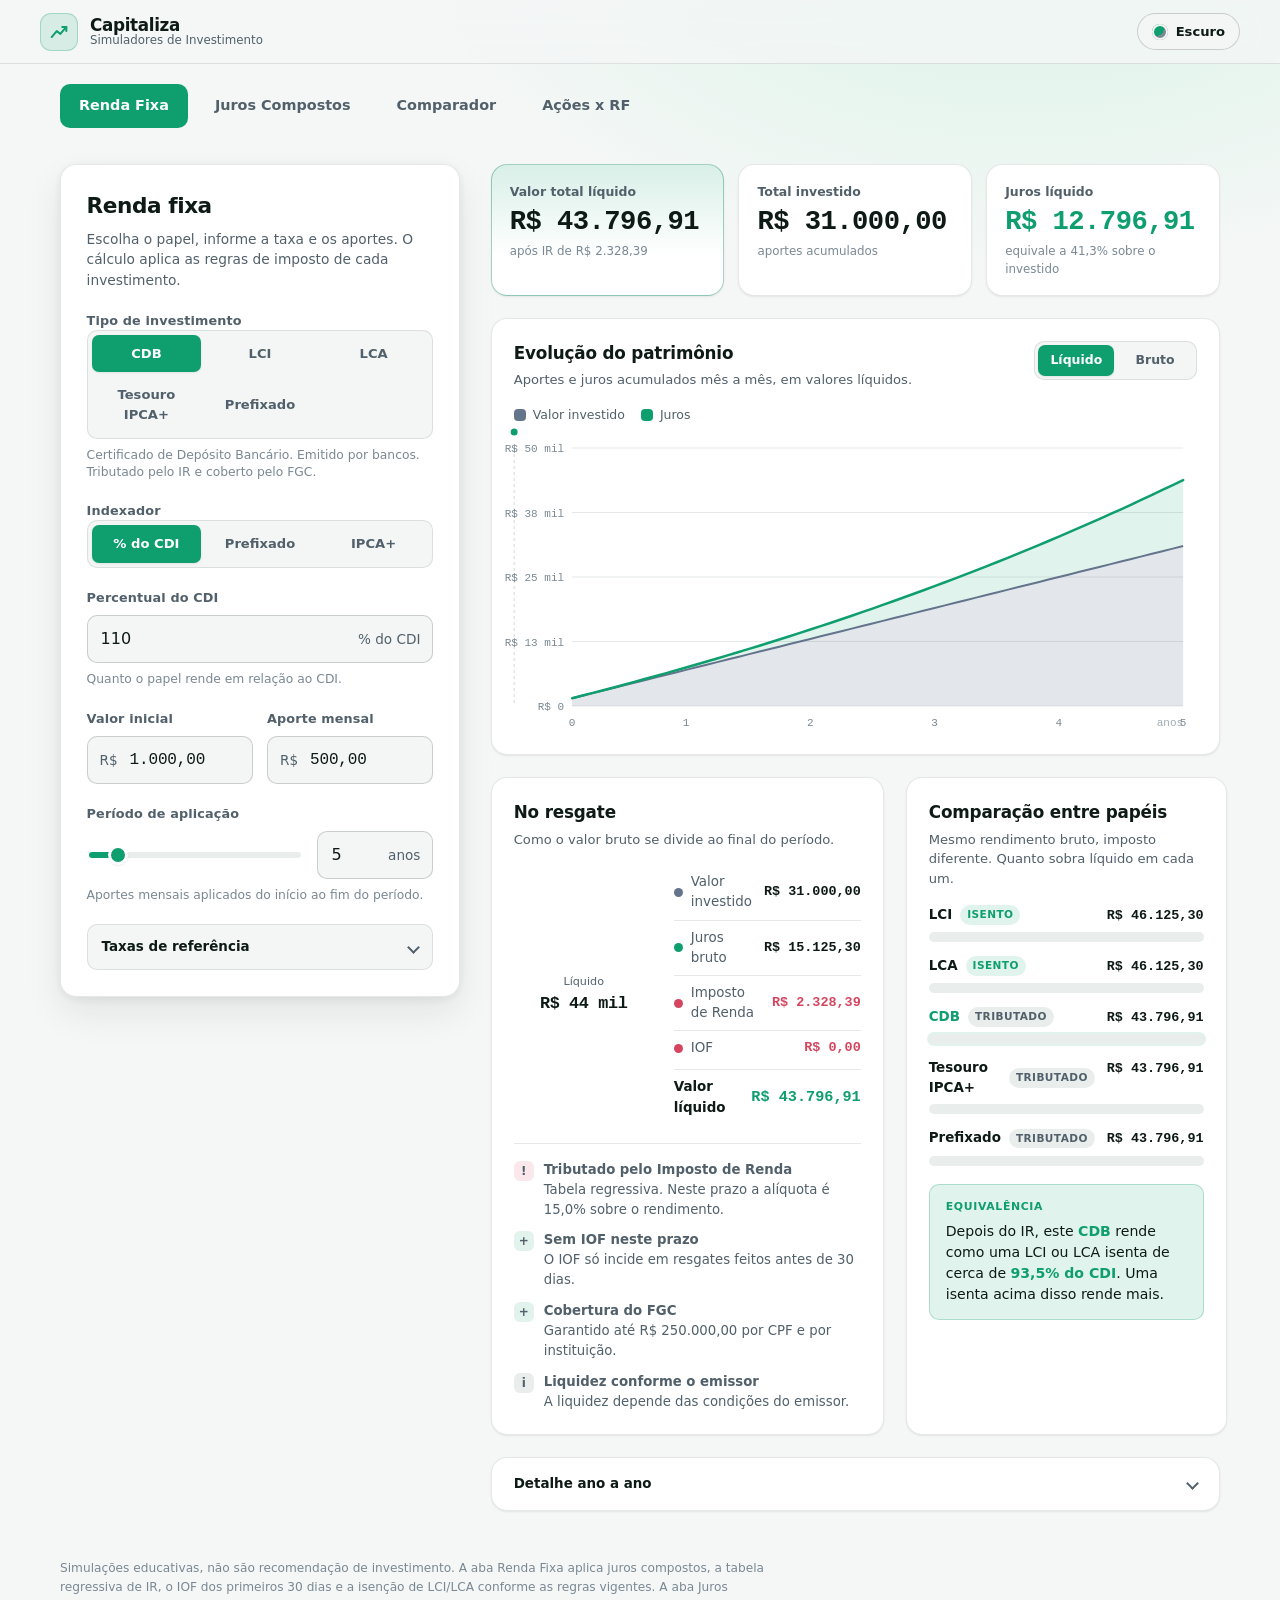
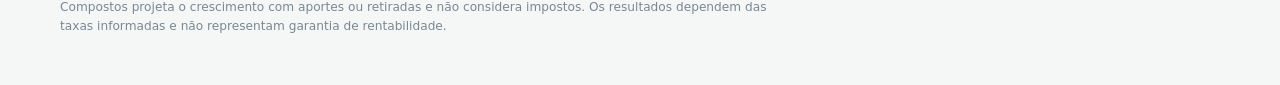
<file: index.html>
<!DOCTYPE html>
<html lang="pt-BR" data-theme="dark">
<head>
  <meta charset="UTF-8">
  <meta name="viewport" content="width=device-width, initial-scale=1.0">
  <meta name="color-scheme" content="dark light">
  <meta name="theme-color" content="#0a0c10">
  <meta name="description" content="Simuladores de investimento: renda fixa brasileira (CDB, LCI, LCA, Tesouro IPCA+, prefixado) com IR, IOF e FGC, e calculadora de juros compostos e simples com aportes ou retiradas mensais e gráficos.">
  <title>Capitaliza · Simuladores de Investimento</title>
  <link rel="stylesheet" href="style.css">
</head>
<body>
  <!-- Região exclusiva para leitores de tela: anuncia o resumo a cada recálculo -->
  <p class="sr-only" id="live-summary" aria-live="polite"></p>

  <header class="app-header">
    <a class="brand" href="#main">
      <span class="brand__mark" aria-hidden="true">
        <svg viewBox="0 0 24 24" width="22" height="22" fill="none" stroke="currentColor" stroke-width="2.2" stroke-linecap="round" stroke-linejoin="round">
          <path d="M4 17.5 L9.5 11 L13.5 14 L20 6.5"></path>
          <path d="M15.5 6.5 L20 6.5 L20 11"></path>
        </svg>
      </span>
      <span class="brand__text">
        <span class="brand__name">Capitaliza</span>
        <span class="brand__sub">Simuladores de Investimento</span>
      </span>
    </a>

    <button type="button" class="theme-toggle" id="theme-toggle" aria-label="Alternar entre tema claro e escuro">
      <span class="theme-toggle__icon" aria-hidden="true"></span>
      <span class="theme-toggle__label" id="theme-toggle-label">Claro</span>
    </button>
  </header>

  <nav class="tabs" role="tablist" aria-label="Calculadoras">
    <button type="button" class="tab is-active" id="tab-rendafixa" role="tab" aria-selected="true" aria-controls="view-rendafixa">Renda Fixa</button>
    <button type="button" class="tab" id="tab-juros" role="tab" aria-selected="false" aria-controls="view-juros" tabindex="-1">Juros Compostos</button>
    <button type="button" class="tab" id="tab-comparador" role="tab" aria-selected="false" aria-controls="view-comparador" tabindex="-1">Comparador</button>
    <button type="button" class="tab" id="tab-acoes" role="tab" aria-selected="false" aria-controls="view-acoes" tabindex="-1">Ações x RF</button>
  </nav>

  <main id="main">

    <!-- ===================================================================
         ABA 1: RENDA FIXA
         =================================================================== -->
    <div class="view layout is-active" id="view-rendafixa" role="tabpanel" aria-labelledby="tab-rendafixa">

      <form class="panel" id="simulator-form" novalidate>
        <header class="panel__head">
          <h1 class="panel__title">Renda fixa</h1>
          <p class="panel__hint">Escolha o papel, informe a taxa e os aportes. O cálculo aplica as regras de imposto de cada investimento.</p>
        </header>

        <fieldset class="field">
          <legend class="field__legend">Tipo de investimento</legend>
          <div class="segmented segmented--wrap" role="radiogroup" aria-label="Tipo de investimento" id="instrument-group">
            <label class="segment"><input type="radio" name="instrument" value="cdb" checked><span class="segment__face">CDB</span></label>
            <label class="segment"><input type="radio" name="instrument" value="lci"><span class="segment__face">LCI</span></label>
            <label class="segment"><input type="radio" name="instrument" value="lca"><span class="segment__face">LCA</span></label>
            <label class="segment"><input type="radio" name="instrument" value="tesouro_ipca"><span class="segment__face">Tesouro IPCA+</span></label>
            <label class="segment"><input type="radio" name="instrument" value="pre"><span class="segment__face">Prefixado</span></label>
          </div>
          <p class="field__help" id="instrument-help"></p>
        </fieldset>

        <fieldset class="field">
          <legend class="field__legend">Indexador</legend>
          <div class="segmented" role="radiogroup" aria-label="Indexador" id="indexer-group"></div>
        </fieldset>

        <div class="field">
          <label class="field__label" for="rate-input" id="rate-label">Percentual do CDI</label>
          <div class="affix-input">
            <input class="control" id="rate-input" type="text" inputmode="decimal" autocomplete="off" value="110" aria-describedby="rate-help">
            <span class="affix affix--suffix" id="rate-suffix">% do CDI</span>
          </div>
          <p class="field__help" id="rate-help">Quanto o papel rende em relação ao CDI.</p>
        </div>

        <div class="field-row">
          <div class="field">
            <label class="field__label" for="initial-input">Valor inicial</label>
            <div class="affix-input">
              <span class="affix affix--prefix">R$</span>
              <input class="control control--money" id="initial-input" type="text" inputmode="numeric" autocomplete="off" value="1.000,00">
            </div>
          </div>
          <div class="field">
            <label class="field__label" for="monthly-input">Aporte mensal</label>
            <div class="affix-input">
              <span class="affix affix--prefix">R$</span>
              <input class="control control--money" id="monthly-input" type="text" inputmode="numeric" autocomplete="off" value="500,00">
            </div>
          </div>
        </div>

        <div class="field">
          <label class="field__label" for="years-input">Período de aplicação</label>
          <div class="years">
            <input class="years__range" id="years-range" type="range" min="1" max="40" step="1" value="5" aria-label="Período em anos (controle deslizante)">
            <div class="affix-input affix-input--compact">
              <input class="control" id="years-input" type="number" min="1" max="40" step="1" value="5" aria-label="Período em anos">
              <span class="affix affix--suffix">anos</span>
            </div>
          </div>
          <p class="field__help" id="term-help"></p>
        </div>

        <details class="assumptions">
          <summary class="assumptions__summary">
            <span>Taxas de referência</span>
            <span class="assumptions__caret" aria-hidden="true"></span>
          </summary>
          <div class="assumptions__body">
            <div class="field-row">
              <div class="field">
                <label class="field__label" for="cdi-input">CDI ao ano</label>
                <div class="affix-input">
                  <input class="control" id="cdi-input" type="text" inputmode="decimal" autocomplete="off" value="14,40">
                  <span class="affix affix--suffix">%</span>
                </div>
              </div>
              <div class="field">
                <label class="field__label" for="ipca-input">IPCA ao ano</label>
                <div class="affix-input">
                  <input class="control" id="ipca-input" type="text" inputmode="decimal" autocomplete="off" value="4,50">
                  <span class="affix affix--suffix">%</span>
                </div>
              </div>
            </div>
            <p class="field__help">
              Selic em 14,50% a.a. (Copom, jun/2026). O CDI fica logo abaixo da Selic.
              Valores editáveis: confirme as taxas vigentes antes de decidir.
            </p>
          </div>
        </details>
      </form>

      <section class="results" aria-label="Resultado da simulação">
        <div class="metrics" id="metrics">
          <article class="metric metric--primary">
            <span class="metric__label">Valor total líquido</span>
            <strong class="metric__value" id="m-net-total">R$ 0,00</strong>
            <span class="metric__foot" id="m-net-rate">no resgate, após impostos</span>
          </article>
          <article class="metric">
            <span class="metric__label">Total investido</span>
            <strong class="metric__value" id="m-invested">R$ 0,00</strong>
            <span class="metric__foot" id="m-invested-foot">aportes acumulados</span>
          </article>
          <article class="metric">
            <span class="metric__label">Juros líquido</span>
            <strong class="metric__value metric__value--accent" id="m-net-yield">R$ 0,00</strong>
            <span class="metric__foot" id="m-net-yield-foot">rendimento após impostos</span>
          </article>
        </div>

        <article class="card chart-card">
          <header class="card__head">
            <div>
              <h2 class="card__title">Evolução do patrimônio</h2>
              <p class="card__sub" id="area-caption">Aportes e juros acumulados mês a mês.</p>
            </div>
            <div class="segmented segmented--sm" role="radiogroup" aria-label="Modo de visualização" id="mode-group">
              <label class="segment"><input type="radio" name="mode" value="net" checked><span class="segment__face">Líquido</span></label>
              <label class="segment"><input type="radio" name="mode" value="gross"><span class="segment__face">Bruto</span></label>
            </div>
          </header>

          <div class="legend">
            <span class="legend__item"><span class="legend__swatch legend__swatch--principal"></span>Valor investido</span>
            <span class="legend__item"><span class="legend__swatch legend__swatch--yield"></span>Juros</span>
          </div>

          <div class="chart" id="area-chart">
            <svg class="chart__svg" id="area-svg" role="img" aria-labelledby="area-svg-title"></svg>
            <span class="sr-only" id="area-svg-title"></span>
            <div class="tooltip" id="area-tooltip" role="status" hidden></div>
          </div>
        </article>

        <div class="results-grid">
          <article class="card">
            <header class="card__head card__head--stack">
              <h2 class="card__title">No resgate</h2>
              <p class="card__sub">Como o valor bruto se divide ao final do período.</p>
            </header>

            <div class="composition">
              <div class="donut">
                <svg class="donut__svg" viewBox="0 0 120 120" role="img" aria-labelledby="donut-title">
                  <span class="sr-only" id="donut-title"></span>
                  <circle class="donut__track" cx="60" cy="60" r="48"></circle>
                  <circle class="donut__seg donut__seg--principal" id="seg-principal" cx="60" cy="60" r="48"></circle>
                  <circle class="donut__seg donut__seg--yield" id="seg-yield" cx="60" cy="60" r="48"></circle>
                  <circle class="donut__seg donut__seg--tax" id="seg-tax" cx="60" cy="60" r="48"></circle>
                </svg>
                <div class="donut__center">
                  <span class="donut__center-label">Líquido</span>
                  <strong class="donut__center-value" id="donut-center">R$ 0</strong>
                </div>
              </div>

              <dl class="ledger">
                <div class="ledger__row"><dt><span class="dot dot--principal"></span>Valor investido</dt><dd id="led-invested">R$ 0,00</dd></div>
                <div class="ledger__row"><dt><span class="dot dot--yield"></span>Juros bruto</dt><dd id="led-gross-yield">R$ 0,00</dd></div>
                <div class="ledger__row ledger__row--tax"><dt><span class="dot dot--tax"></span>Imposto de Renda</dt><dd id="led-ir">R$ 0,00</dd></div>
                <div class="ledger__row ledger__row--tax"><dt><span class="dot dot--tax"></span>IOF</dt><dd id="led-iof">R$ 0,00</dd></div>
                <div class="ledger__row ledger__row--total"><dt>Valor líquido</dt><dd id="led-net">R$ 0,00</dd></div>
              </dl>
            </div>

            <ul class="rules" id="rules" aria-label="Regras do investimento"></ul>
          </article>

          <article class="card">
            <header class="card__head card__head--stack">
              <h2 class="card__title">Comparação entre papéis</h2>
              <p class="card__sub">Mesmo rendimento bruto, imposto diferente. Quanto sobra líquido em cada um.</p>
            </header>

            <div class="bars" id="bars"></div>

            <aside class="insight">
              <span class="insight__tag">Equivalência</span>
              <p class="insight__text" id="insight-text"></p>
            </aside>
          </article>
        </div>

        <details class="card breakdown">
          <summary class="breakdown__summary">
            <span>Detalhe ano a ano</span>
            <span class="assumptions__caret" aria-hidden="true"></span>
          </summary>
          <div class="breakdown__scroll">
            <table class="table">
              <thead>
                <tr>
                  <th scope="col">Ano</th>
                  <th scope="col">Investido</th>
                  <th scope="col">Juros no ano</th>
                  <th scope="col">Saldo bruto</th>
                  <th scope="col">Saldo líquido</th>
                </tr>
              </thead>
              <tbody id="year-table-body"></tbody>
            </table>
          </div>
        </details>
      </section>
    </div>

    <!-- ===================================================================
         ABA 2: JUROS COMPOSTOS E SIMPLES
         =================================================================== -->
    <div class="view layout" id="view-juros" role="tabpanel" aria-labelledby="tab-juros">

      <form class="panel" id="juros-form" novalidate>
        <header class="panel__head">
          <h1 class="panel__title">Juros compostos</h1>
          <p class="panel__hint">Projete o crescimento de uma aplicação com aportes ou retiradas mensais, em juros compostos ou simples.</p>
        </header>

        <fieldset class="field">
          <legend class="field__legend">Tipo de cálculo</legend>
          <div class="segmented" role="radiogroup" aria-label="Tipo de cálculo" id="ji-type">
            <label class="segment"><input type="radio" name="ji-type" value="compostos" checked><span class="segment__face">Compostos</span></label>
            <label class="segment"><input type="radio" name="ji-type" value="simples"><span class="segment__face">Simples</span></label>
          </div>
        </fieldset>

        <fieldset class="field">
          <legend class="field__legend">Movimentação mensal</legend>
          <div class="segmented" role="radiogroup" aria-label="Movimentação mensal" id="ji-flow">
            <label class="segment"><input type="radio" name="ji-flow" value="aporte" checked><span class="segment__face">Aportar</span></label>
            <label class="segment"><input type="radio" name="ji-flow" value="retirada"><span class="segment__face">Retirar</span></label>
          </div>
          <p class="field__help" id="ji-flow-help">Aporte: você deposita todo mês. Retirada: você saca todo mês a partir do valor inicial.</p>
        </fieldset>

        <div class="field-row">
          <div class="field">
            <label class="field__label" for="ji-initial">Valor inicial</label>
            <div class="affix-input">
              <span class="affix affix--prefix">R$</span>
              <input class="control control--money" id="ji-initial" type="text" inputmode="numeric" autocomplete="off" value="1.000,00">
            </div>
          </div>
          <div class="field">
            <label class="field__label" for="ji-monthly" id="ji-monthly-label">Valor mensal</label>
            <div class="affix-input">
              <span class="affix affix--prefix">R$</span>
              <input class="control control--money" id="ji-monthly" type="text" inputmode="numeric" autocomplete="off" value="100,00">
            </div>
          </div>
        </div>

        <div class="field-row field-row--stack">
          <div class="field">
            <label class="field__label" for="ji-rate">Taxa de juros</label>
            <div class="combo">
              <div class="affix-input">
                <span class="affix affix--prefix">%</span>
                <input class="control" id="ji-rate" type="text" inputmode="decimal" autocomplete="off" value="14,79">
              </div>
              <select class="control select" id="ji-rate-unit" aria-label="Período da taxa de juros">
                <option value="anual" selected>anual</option>
                <option value="mensal">mensal</option>
              </select>
            </div>
          </div>
          <div class="field">
            <label class="field__label" for="ji-period">Período</label>
            <div class="combo">
              <input class="control" id="ji-period" type="number" min="1" max="600" step="1" value="12" aria-label="Quantidade do período">
              <select class="control select" id="ji-period-unit" aria-label="Unidade do período">
                <option value="anos" selected>ano(s)</option>
                <option value="meses">mês(es)</option>
              </select>
            </div>
          </div>
        </div>

        <div class="actions">
          <button type="submit" class="btn btn--primary" id="ji-calc">Calcular</button>
          <button type="button" class="btn btn--ghost" id="ji-clear">Limpar</button>
        </div>
      </form>

      <section class="results" aria-label="Resultado dos juros">
        <div class="metrics">
          <article class="metric metric--primary">
            <span class="metric__label" id="ji-m1-label">Valor total final</span>
            <strong class="metric__value" id="ji-m1">R$ 0,00</strong>
            <span class="metric__foot" id="ji-m1-foot"></span>
          </article>
          <article class="metric">
            <span class="metric__label" id="ji-m2-label">Total investido</span>
            <strong class="metric__value" id="ji-m2">R$ 0,00</strong>
            <span class="metric__foot" id="ji-m2-foot"></span>
          </article>
          <article class="metric">
            <span class="metric__label" id="ji-m3-label">Total em juros</span>
            <strong class="metric__value metric__value--accent" id="ji-m3">R$ 0,00</strong>
            <span class="metric__foot" id="ji-m3-foot"></span>
          </article>
        </div>

        <article class="card chart-card">
          <header class="card__head card__head--stack">
            <h2 class="card__title">Evolução do montante</h2>
            <p class="card__sub" id="ji-chart-sub">Crescimento mês a mês.</p>
          </header>
          <div class="legend" id="ji-legend"></div>
          <div class="chart" id="juros-chart">
            <svg class="chart__svg" id="juros-svg" role="img" aria-labelledby="juros-svg-title"></svg>
            <span class="sr-only" id="juros-svg-title"></span>
            <div class="tooltip" id="juros-tooltip" role="status" hidden></div>
          </div>
        </article>

        <p class="note" id="ji-note" hidden></p>

        <details class="card breakdown" id="ji-breakdown">
          <summary class="breakdown__summary">
            <span>Detalhe mês a mês</span>
            <span class="assumptions__caret" aria-hidden="true"></span>
          </summary>
          <div class="breakdown__scroll">
            <table class="table" id="ji-table">
              <thead id="ji-thead"></thead>
              <tbody id="ji-tbody"></tbody>
            </table>
          </div>
        </details>
      </section>
    </div>
    <!-- ===================================================================
         ABA 3: COMPARADOR DE RENDA FIXA
         =================================================================== -->
    <div class="view view--full" id="view-comparador" role="tabpanel" aria-labelledby="tab-comparador">
      <form class="card compare-form" id="cmp-form" novalidate>
        <header class="panel__head">
          <h1 class="panel__title">Comparador de renda fixa</h1>
          <p class="panel__hint">Compare dois investimentos lado a lado e veja qual rende mais depois do Imposto de Renda.</p>
        </header>

        <div class="compare-cols">
          <fieldset class="compare-col">
            <legend class="compare-col__legend">Investimento A</legend>
            <div class="field">
              <label class="field__label" for="cmp-a-type">Qual é o tipo de investimento?</label>
              <select class="control select select--block" id="cmp-a-type">
                <option value="cdb" selected>CDB</option>
                <option value="lci">LCI</option>
                <option value="lca">LCA</option>
                <option value="tesouro_ipca">Tesouro IPCA+</option>
                <option value="pre">Prefixado</option>
              </select>
            </div>
            <div class="field">
              <span class="field__label">A rentabilidade está em</span>
              <div class="segmented" role="radiogroup" aria-label="Forma de rentabilidade do investimento A">
                <label class="segment"><input type="radio" name="cmp-a-mode" value="pre"><span class="segment__face">pré-fixado</span></label>
                <label class="segment"><input type="radio" name="cmp-a-mode" value="cdi" checked><span class="segment__face">% do CDI</span></label>
                <label class="segment"><input type="radio" name="cmp-a-mode" value="ipca"><span class="segment__face">IPCA+</span></label>
              </div>
            </div>
            <div class="field-row">
              <div class="field">
                <label class="field__label" for="cmp-a-rate">Rentabilidade</label>
                <div class="affix-input">
                  <span class="affix affix--prefix">%</span>
                  <input class="control" id="cmp-a-rate" type="text" inputmode="decimal" autocomplete="off" value="108">
                </div>
                <p class="field__help" id="cmp-a-rate-help">percentual do CDI</p>
              </div>
              <div class="field">
                <label class="field__label" for="cmp-a-months">Tempo (meses)</label>
                <input class="control" id="cmp-a-months" type="number" min="1" max="600" step="1" value="36" aria-label="Tempo do investimento A em meses">
              </div>
            </div>
          </fieldset>

          <fieldset class="compare-col">
            <legend class="compare-col__legend">Investimento B</legend>
            <div class="field">
              <label class="field__label" for="cmp-b-type">Você quer comparar com:</label>
              <select class="control select select--block" id="cmp-b-type">
                <option value="cdb">CDB</option>
                <option value="lci">LCI</option>
                <option value="lca" selected>LCA</option>
                <option value="tesouro_ipca">Tesouro IPCA+</option>
                <option value="pre">Prefixado</option>
              </select>
            </div>
            <div class="field">
              <span class="field__label">A rentabilidade está em</span>
              <div class="segmented" role="radiogroup" aria-label="Forma de rentabilidade do investimento B">
                <label class="segment"><input type="radio" name="cmp-b-mode" value="pre"><span class="segment__face">pré-fixado</span></label>
                <label class="segment"><input type="radio" name="cmp-b-mode" value="cdi" checked><span class="segment__face">% do CDI</span></label>
                <label class="segment"><input type="radio" name="cmp-b-mode" value="ipca"><span class="segment__face">IPCA+</span></label>
              </div>
            </div>
            <div class="field-row">
              <div class="field">
                <label class="field__label" for="cmp-b-rate">Rentabilidade</label>
                <div class="affix-input">
                  <span class="affix affix--prefix">%</span>
                  <input class="control" id="cmp-b-rate" type="text" inputmode="decimal" autocomplete="off" value="103">
                </div>
                <p class="field__help" id="cmp-b-rate-help">percentual do CDI</p>
              </div>
              <div class="field">
                <label class="field__label" for="cmp-b-months">Tempo (meses)</label>
                <input class="control" id="cmp-b-months" type="number" min="1" max="600" step="1" value="36" aria-label="Tempo do investimento B em meses">
              </div>
            </div>
          </fieldset>
        </div>

        <div class="compare-foot">
          <div class="compare-base">
            <div class="field">
              <label class="field__label" for="cmp-cdi">CDI ao ano</label>
              <div class="affix-input">
                <input class="control" id="cmp-cdi" type="text" inputmode="decimal" autocomplete="off" value="14,40">
                <span class="affix affix--suffix">%</span>
              </div>
            </div>
            <div class="field">
              <label class="field__label" for="cmp-ipca">IPCA ao ano</label>
              <div class="affix-input">
                <input class="control" id="cmp-ipca" type="text" inputmode="decimal" autocomplete="off" value="4,50">
                <span class="affix affix--suffix">%</span>
              </div>
            </div>
          </div>
          <button type="submit" class="btn btn--primary" id="cmp-calc">Calcular</button>
        </div>
        <p class="base-note" id="cmp-base"></p>
      </form>

      <div class="verdict" id="cmp-verdict" role="status"></div>

      <div class="compare-results">
        <article class="result-card" id="cmp-card-a">
          <header class="result-card__head" id="cmp-a-title">CDB</header>
          <div class="result-card__body">
            <div class="result-line result-line--hero">
              <span class="result-line__label">Rentabilidade líquida</span>
              <strong class="result-line__value" id="cmp-a-net">0%</strong>
              <span class="result-line__sub" id="cmp-a-sub"></span>
            </div>
            <dl class="result-meta">
              <div><dt>Rentabilidade bruta</dt><dd id="cmp-a-gross">0% a.a.</dd></div>
              <div><dt>Período</dt><dd id="cmp-a-period">0 meses</dd></div>
            </dl>
            <span class="prazo-badge" id="cmp-a-prazo"></span>
            <div class="ir-box" id="cmp-a-ir"></div>
          </div>
        </article>

        <article class="result-card" id="cmp-card-b">
          <header class="result-card__head" id="cmp-b-title">LCA</header>
          <div class="result-card__body">
            <div class="result-line result-line--hero">
              <span class="result-line__label">Rentabilidade líquida</span>
              <strong class="result-line__value" id="cmp-b-net">0%</strong>
              <span class="result-line__sub" id="cmp-b-sub"></span>
            </div>
            <dl class="result-meta">
              <div><dt>Rentabilidade bruta</dt><dd id="cmp-b-gross">0% a.a.</dd></div>
              <div><dt>Período</dt><dd id="cmp-b-period">0 meses</dd></div>
            </dl>
            <span class="prazo-badge" id="cmp-b-prazo"></span>
            <div class="ir-box" id="cmp-b-ir"></div>
          </div>
        </article>
      </div>
    </div>
    <!-- ===================================================================
         ABA 4: ACOES x RENDA FIXA
         =================================================================== -->
    <div class="view layout" id="view-acoes" role="tabpanel" aria-labelledby="tab-acoes">

      <form class="panel" id="acoes-form" novalidate>
        <header class="panel__head">
          <h1 class="panel__title">Ações x Renda Fixa</h1>
          <p class="panel__hint">Compare uma ação, com todos os dividendos reinvestidos em novas ações, com a renda fixa no mesmo período.</p>
        </header>

        <div class="field">
          <label class="field__label" for="ac-ticker">Código da ação</label>
          <input class="control" id="ac-ticker" type="text" autocomplete="off" value="ITUB4" placeholder="ITUB4">
          <p class="field__help">No plano gratuito da brapi funcionam sem token: <strong>PETR4, MGLU3, VALE3 e ITUB4</strong>. Outras ações (como BBAS3) exigem token de um plano pago.</p>
        </div>

        <div class="field-row">
          <div class="field">
            <label class="field__label" for="ac-start">Ano inicial</label>
            <input class="control" id="ac-start" type="number" min="1995" max="2026" step="1" value="2010">
          </div>
          <div class="field">
            <label class="field__label" for="ac-end">Ano final</label>
            <input class="control" id="ac-end" type="number" min="1995" max="2026" step="1" value="2020">
          </div>
        </div>

        <div class="field">
          <label class="field__label" for="ac-initial">Valor investido</label>
          <div class="affix-input">
            <span class="affix affix--prefix">R$</span>
            <input class="control control--money" id="ac-initial" type="text" inputmode="numeric" autocomplete="off" value="10.000,00">
          </div>
        </div>

        <div class="field">
          <label class="field__label" for="ac-rate">Renda fixa (taxa ao ano)</label>
          <div class="affix-input">
            <span class="affix affix--prefix">%</span>
            <input class="control" id="ac-rate" type="text" inputmode="decimal" autocomplete="off" value="9,5">
          </div>
          <p class="field__help">Taxa média da renda fixa no período (ex.: CDI médio). Aproximação por taxa constante.</p>
        </div>

        <details class="assumptions">
          <summary class="assumptions__summary">
            <span>Token brapi.dev</span>
            <span class="assumptions__caret" aria-hidden="true"></span>
          </summary>
          <div class="assumptions__body">
            <div class="field">
              <label class="field__label" for="ac-token">Token</label>
              <input class="control" id="ac-token" type="password" autocomplete="off" placeholder="cole seu token aqui">
              <p class="field__help">Necessário apenas para ações fora das 4 gratuitas (requer plano pago da brapi.dev). Fica salvo apenas no seu navegador.</p>
            </div>
          </div>
        </details>

        <div class="actions">
          <button type="submit" class="btn btn--primary" id="ac-calc">Comparar</button>
        </div>
      </form>

      <section class="results" aria-label="Resultado da comparação">
        <div class="ac-state" id="ac-state">
          Escolha a ação e clique em <strong>Comparar</strong>. As ações PETR4, MGLU3, VALE3 e ITUB4 funcionam sem token.
        </div>

        <div id="ac-output" hidden>
          <div class="metrics">
            <article class="metric metric--primary">
              <span class="metric__label">Ação com dividendos</span>
              <strong class="metric__value" id="ac-m-stock">R$ 0,00</strong>
              <span class="metric__foot" id="ac-m-stock-foot"></span>
            </article>
            <article class="metric">
              <span class="metric__label">Renda fixa</span>
              <strong class="metric__value" id="ac-m-rf">R$ 0,00</strong>
              <span class="metric__foot" id="ac-m-rf-foot"></span>
            </article>
            <article class="metric">
              <span class="metric__label" id="ac-m-diff-label">Diferença</span>
              <strong class="metric__value metric__value--accent" id="ac-m-diff">R$ 0,00</strong>
              <span class="metric__foot" id="ac-m-diff-foot"></span>
            </article>
          </div>

          <article class="card chart-card">
            <header class="card__head card__head--stack">
              <h2 class="card__title" id="ac-chart-title">Evolução do investimento</h2>
              <p class="card__sub" id="ac-chart-sub"></p>
            </header>
            <div class="legend" id="ac-legend"></div>
            <div class="chart" id="acoes-chart">
              <svg class="chart__svg" id="acoes-svg" role="img" aria-labelledby="acoes-svg-title"></svg>
              <span class="sr-only" id="acoes-svg-title"></span>
              <div class="tooltip" id="acoes-tooltip" role="status" hidden></div>
            </div>
          </article>

          <article class="card">
            <header class="card__head card__head--stack">
              <h2 class="card__title">Detalhe da ação</h2>
            </header>
            <dl class="ledger">
              <div class="ledger__row"><dt>Período</dt><dd id="ac-bd-period"></dd></div>
              <div class="ledger__row"><dt>Valor investido</dt><dd id="ac-bd-invested"></dd></div>
              <div class="ledger__row"><dt>Preço da ação (início e fim)</dt><dd id="ac-bd-price"></dd></div>
              <div class="ledger__row"><dt>Valor só com a valorização do preço</dt><dd id="ac-bd-priceval"></dd></div>
              <div class="ledger__row"><dt>Ganho com dividendos reinvestidos</dt><dd id="ac-bd-div"></dd></div>
              <div class="ledger__row ledger__row--total"><dt>Valor final da ação</dt><dd id="ac-bd-total"></dd></div>
            </dl>
          </article>

          <p class="note" id="ac-note"></p>
        </div>
      </section>
    </div>
  </main>

  <footer class="app-footer">
    <p>
      Simulações educativas, não são recomendação de investimento. A aba Renda Fixa aplica juros compostos,
      a tabela regressiva de IR, o IOF dos primeiros 30 dias e a isenção de LCI/LCA conforme as regras vigentes.
      A aba Juros Compostos projeta o crescimento com aportes ou retiradas e não considera impostos.
      Os resultados dependem das taxas informadas e não representam garantia de rentabilidade.
    </p>
  </footer>

  <script src="script.js" defer></script>
</body>
</html>
</file>
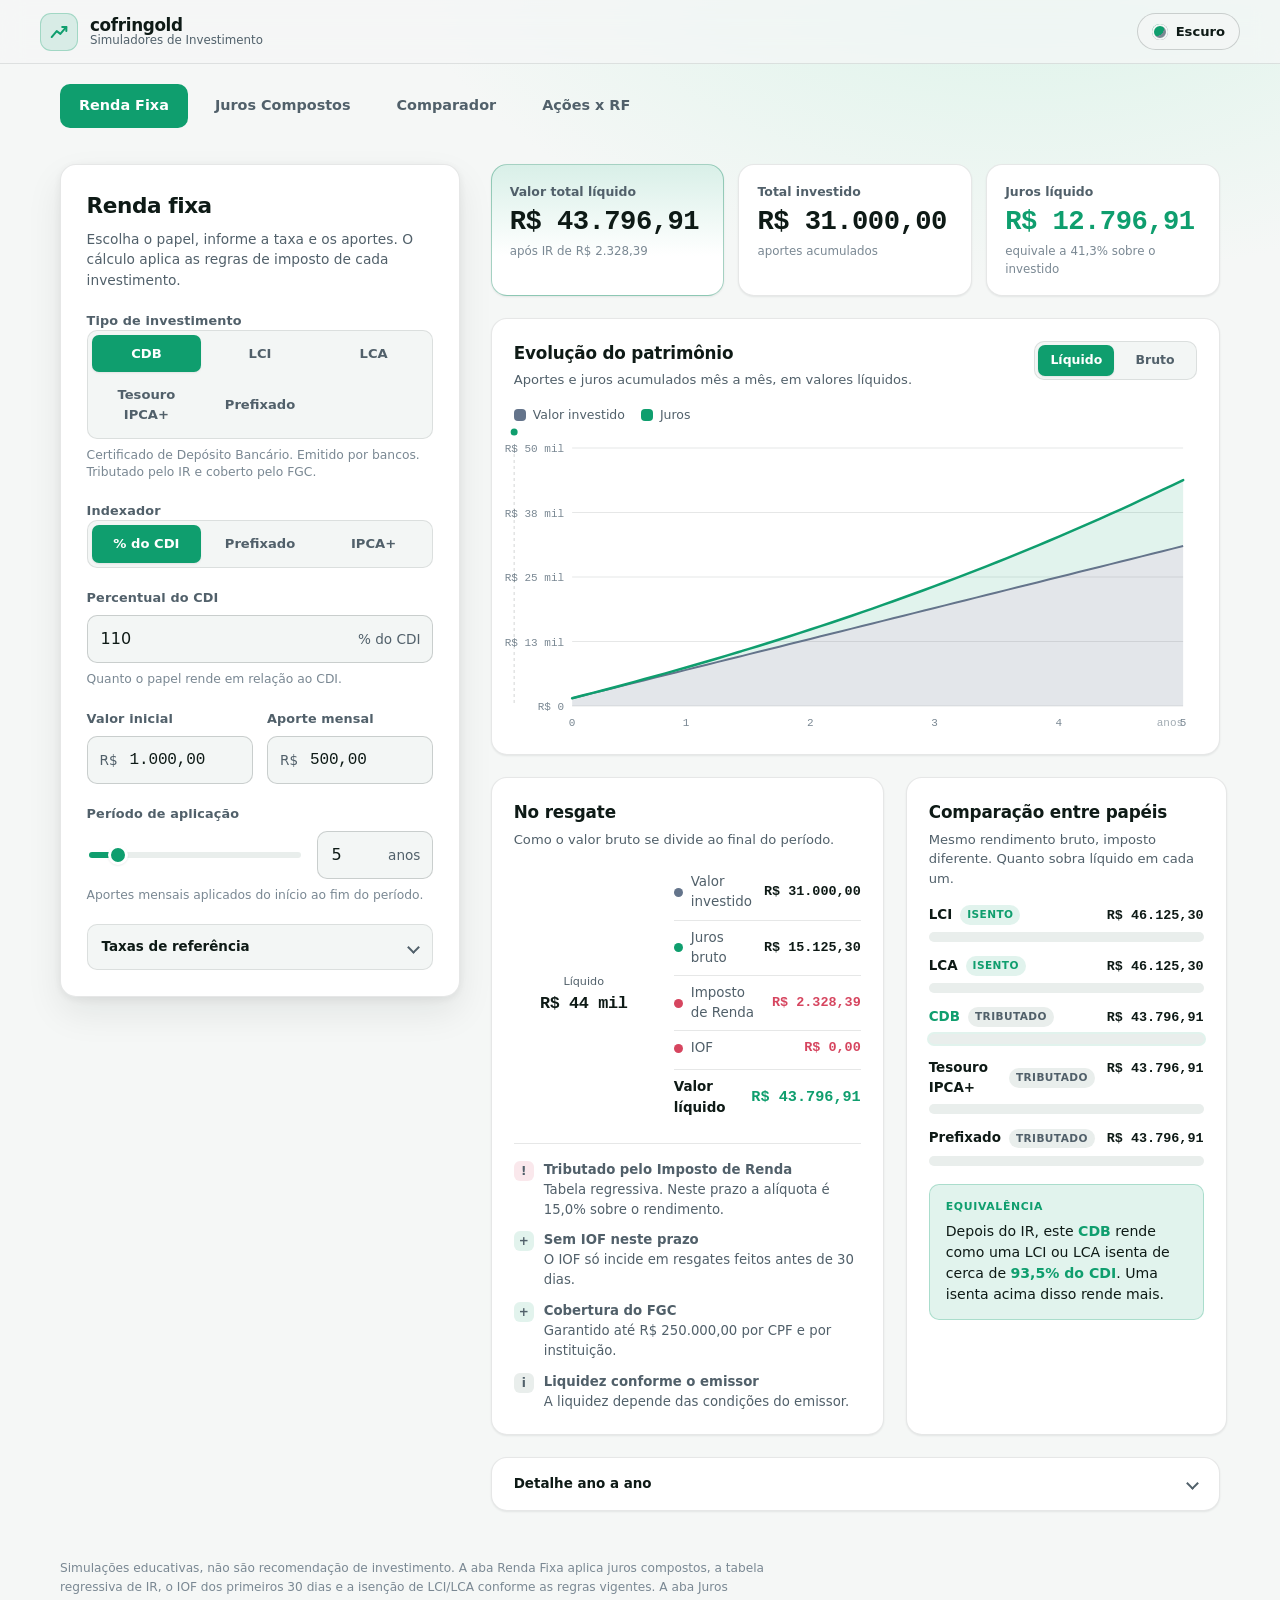
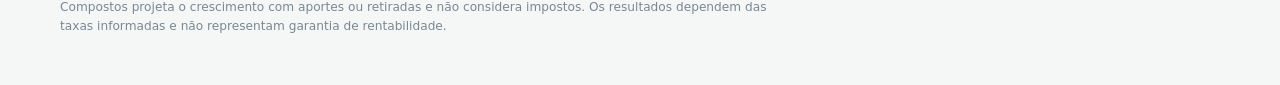
<file: public/index.html>
<!DOCTYPE html>
<html lang="pt-BR" data-theme="dark">
<head>
  <meta charset="UTF-8">
  <meta name="viewport" content="width=device-width, initial-scale=1.0">
  <meta name="color-scheme" content="dark light">
  <meta name="theme-color" content="#0a0c10">
  <meta name="description" content="Simuladores de investimento: renda fixa brasileira (CDB, LCI, LCA, Tesouro IPCA+, prefixado) com IR, IOF e FGC, e calculadora de juros compostos e simples com aportes ou retiradas mensais e gráficos.">
  <title>cofringold · Simuladores de Investimento</title>
  <link rel="stylesheet" href="style.css">
</head>
<body>
  <!-- Região exclusiva para leitores de tela: anuncia o resumo a cada recálculo -->
  <p class="sr-only" id="live-summary" aria-live="polite"></p>

  <header class="app-header">
    <a class="brand" href="#main">
      <span class="brand__mark" aria-hidden="true">
        <svg viewBox="0 0 24 24" width="22" height="22" fill="none" stroke="currentColor" stroke-width="2.2" stroke-linecap="round" stroke-linejoin="round">
          <path d="M4 17.5 L9.5 11 L13.5 14 L20 6.5"></path>
          <path d="M15.5 6.5 L20 6.5 L20 11"></path>
        </svg>
      </span>
      <span class="brand__text">
        <span class="brand__name">cofringold</span>
        <span class="brand__sub">Simuladores de Investimento</span>
      </span>
    </a>

    <button type="button" class="theme-toggle" id="theme-toggle" aria-label="Alternar entre tema claro e escuro">
      <span class="theme-toggle__icon" aria-hidden="true"></span>
      <span class="theme-toggle__label" id="theme-toggle-label">Claro</span>
    </button>
  </header>

  <nav class="tabs" role="tablist" aria-label="Calculadoras">
    <button type="button" class="tab is-active" id="tab-rendafixa" role="tab" aria-selected="true" aria-controls="view-rendafixa">Renda Fixa</button>
    <button type="button" class="tab" id="tab-juros" role="tab" aria-selected="false" aria-controls="view-juros" tabindex="-1">Juros Compostos</button>
    <button type="button" class="tab" id="tab-comparador" role="tab" aria-selected="false" aria-controls="view-comparador" tabindex="-1">Comparador</button>
    <button type="button" class="tab" id="tab-acoes" role="tab" aria-selected="false" aria-controls="view-acoes" tabindex="-1">Ações x RF</button>
  </nav>

  <main id="main">

    <!-- ===================================================================
         ABA 1: RENDA FIXA
         =================================================================== -->
    <div class="view layout is-active" id="view-rendafixa" role="tabpanel" aria-labelledby="tab-rendafixa">

      <form class="panel" id="simulator-form" novalidate>
        <header class="panel__head">
          <h1 class="panel__title">Renda fixa</h1>
          <p class="panel__hint">Escolha o papel, informe a taxa e os aportes. O cálculo aplica as regras de imposto de cada investimento.</p>
        </header>

        <fieldset class="field">
          <legend class="field__legend">Tipo de investimento</legend>
          <div class="segmented segmented--wrap" role="radiogroup" aria-label="Tipo de investimento" id="instrument-group">
            <label class="segment"><input type="radio" name="instrument" value="cdb" checked><span class="segment__face">CDB</span></label>
            <label class="segment"><input type="radio" name="instrument" value="lci"><span class="segment__face">LCI</span></label>
            <label class="segment"><input type="radio" name="instrument" value="lca"><span class="segment__face">LCA</span></label>
            <label class="segment"><input type="radio" name="instrument" value="tesouro_ipca"><span class="segment__face">Tesouro IPCA+</span></label>
            <label class="segment"><input type="radio" name="instrument" value="pre"><span class="segment__face">Prefixado</span></label>
          </div>
          <p class="field__help" id="instrument-help"></p>
        </fieldset>

        <fieldset class="field">
          <legend class="field__legend">Indexador</legend>
          <div class="segmented" role="radiogroup" aria-label="Indexador" id="indexer-group"></div>
        </fieldset>

        <div class="field">
          <label class="field__label" for="rate-input" id="rate-label">Percentual do CDI</label>
          <div class="affix-input">
            <input class="control" id="rate-input" type="text" inputmode="decimal" autocomplete="off" value="110" aria-describedby="rate-help">
            <span class="affix affix--suffix" id="rate-suffix">% do CDI</span>
          </div>
          <p class="field__help" id="rate-help">Quanto o papel rende em relação ao CDI.</p>
        </div>

        <div class="field-row">
          <div class="field">
            <label class="field__label" for="initial-input">Valor inicial</label>
            <div class="affix-input">
              <span class="affix affix--prefix">R$</span>
              <input class="control control--money" id="initial-input" type="text" inputmode="numeric" autocomplete="off" value="1.000,00">
            </div>
          </div>
          <div class="field">
            <label class="field__label" for="monthly-input">Aporte mensal</label>
            <div class="affix-input">
              <span class="affix affix--prefix">R$</span>
              <input class="control control--money" id="monthly-input" type="text" inputmode="numeric" autocomplete="off" value="500,00">
            </div>
          </div>
        </div>

        <div class="field">
          <label class="field__label" for="years-input">Período de aplicação</label>
          <div class="years">
            <input class="years__range" id="years-range" type="range" min="1" max="40" step="1" value="5" aria-label="Período em anos (controle deslizante)">
            <div class="affix-input affix-input--compact">
              <input class="control" id="years-input" type="number" min="1" max="40" step="1" value="5" aria-label="Período em anos">
              <span class="affix affix--suffix">anos</span>
            </div>
          </div>
          <p class="field__help" id="term-help"></p>
        </div>

        <details class="assumptions">
          <summary class="assumptions__summary">
            <span>Taxas de referência</span>
            <span class="assumptions__caret" aria-hidden="true"></span>
          </summary>
          <div class="assumptions__body">
            <div class="field-row">
              <div class="field">
                <label class="field__label" for="cdi-input">CDI ao ano</label>
                <div class="affix-input">
                  <input class="control" id="cdi-input" type="text" inputmode="decimal" autocomplete="off" value="14,40">
                  <span class="affix affix--suffix">%</span>
                </div>
              </div>
              <div class="field">
                <label class="field__label" for="ipca-input">IPCA ao ano</label>
                <div class="affix-input">
                  <input class="control" id="ipca-input" type="text" inputmode="decimal" autocomplete="off" value="4,50">
                  <span class="affix affix--suffix">%</span>
                </div>
              </div>
            </div>
            <p class="field__help">
              Selic em 14,50% a.a. (Copom, jun/2026). O CDI fica logo abaixo da Selic.
              Valores editáveis: confirme as taxas vigentes antes de decidir.
            </p>
          </div>
        </details>
      </form>

      <section class="results" aria-label="Resultado da simulação">
        <div class="metrics" id="metrics">
          <article class="metric metric--primary">
            <span class="metric__label">Valor total líquido</span>
            <strong class="metric__value" id="m-net-total">R$ 0,00</strong>
            <span class="metric__foot" id="m-net-rate">no resgate, após impostos</span>
          </article>
          <article class="metric">
            <span class="metric__label">Total investido</span>
            <strong class="metric__value" id="m-invested">R$ 0,00</strong>
            <span class="metric__foot" id="m-invested-foot">aportes acumulados</span>
          </article>
          <article class="metric">
            <span class="metric__label">Juros líquido</span>
            <strong class="metric__value metric__value--accent" id="m-net-yield">R$ 0,00</strong>
            <span class="metric__foot" id="m-net-yield-foot">rendimento após impostos</span>
          </article>
        </div>

        <article class="card chart-card">
          <header class="card__head">
            <div>
              <h2 class="card__title">Evolução do patrimônio</h2>
              <p class="card__sub" id="area-caption">Aportes e juros acumulados mês a mês.</p>
            </div>
            <div class="segmented segmented--sm" role="radiogroup" aria-label="Modo de visualização" id="mode-group">
              <label class="segment"><input type="radio" name="mode" value="net" checked><span class="segment__face">Líquido</span></label>
              <label class="segment"><input type="radio" name="mode" value="gross"><span class="segment__face">Bruto</span></label>
            </div>
          </header>

          <div class="legend">
            <span class="legend__item"><span class="legend__swatch legend__swatch--principal"></span>Valor investido</span>
            <span class="legend__item"><span class="legend__swatch legend__swatch--yield"></span>Juros</span>
          </div>

          <div class="chart" id="area-chart">
            <svg class="chart__svg" id="area-svg" role="img" aria-labelledby="area-svg-title"></svg>
            <span class="sr-only" id="area-svg-title"></span>
            <div class="tooltip" id="area-tooltip" role="status" hidden></div>
          </div>
        </article>

        <div class="results-grid">
          <article class="card">
            <header class="card__head card__head--stack">
              <h2 class="card__title">No resgate</h2>
              <p class="card__sub">Como o valor bruto se divide ao final do período.</p>
            </header>

            <div class="composition">
              <div class="donut">
                <svg class="donut__svg" viewBox="0 0 120 120" role="img" aria-labelledby="donut-title">
                  <span class="sr-only" id="donut-title"></span>
                  <circle class="donut__track" cx="60" cy="60" r="48"></circle>
                  <circle class="donut__seg donut__seg--principal" id="seg-principal" cx="60" cy="60" r="48"></circle>
                  <circle class="donut__seg donut__seg--yield" id="seg-yield" cx="60" cy="60" r="48"></circle>
                  <circle class="donut__seg donut__seg--tax" id="seg-tax" cx="60" cy="60" r="48"></circle>
                </svg>
                <div class="donut__center">
                  <span class="donut__center-label">Líquido</span>
                  <strong class="donut__center-value" id="donut-center">R$ 0</strong>
                </div>
              </div>

              <dl class="ledger">
                <div class="ledger__row"><dt><span class="dot dot--principal"></span>Valor investido</dt><dd id="led-invested">R$ 0,00</dd></div>
                <div class="ledger__row"><dt><span class="dot dot--yield"></span>Juros bruto</dt><dd id="led-gross-yield">R$ 0,00</dd></div>
                <div class="ledger__row ledger__row--tax"><dt><span class="dot dot--tax"></span>Imposto de Renda</dt><dd id="led-ir">R$ 0,00</dd></div>
                <div class="ledger__row ledger__row--tax"><dt><span class="dot dot--tax"></span>IOF</dt><dd id="led-iof">R$ 0,00</dd></div>
                <div class="ledger__row ledger__row--total"><dt>Valor líquido</dt><dd id="led-net">R$ 0,00</dd></div>
              </dl>
            </div>

            <ul class="rules" id="rules" aria-label="Regras do investimento"></ul>
          </article>

          <article class="card">
            <header class="card__head card__head--stack">
              <h2 class="card__title">Comparação entre papéis</h2>
              <p class="card__sub">Mesmo rendimento bruto, imposto diferente. Quanto sobra líquido em cada um.</p>
            </header>

            <div class="bars" id="bars"></div>

            <aside class="insight">
              <span class="insight__tag">Equivalência</span>
              <p class="insight__text" id="insight-text"></p>
            </aside>
          </article>
        </div>

        <details class="card breakdown">
          <summary class="breakdown__summary">
            <span>Detalhe ano a ano</span>
            <span class="assumptions__caret" aria-hidden="true"></span>
          </summary>
          <div class="breakdown__scroll">
            <table class="table">
              <thead>
                <tr>
                  <th scope="col">Ano</th>
                  <th scope="col">Investido</th>
                  <th scope="col">Juros no ano</th>
                  <th scope="col">Saldo bruto</th>
                  <th scope="col">Saldo líquido</th>
                </tr>
              </thead>
              <tbody id="year-table-body"></tbody>
            </table>
          </div>
        </details>
      </section>
    </div>

    <!-- ===================================================================
         ABA 2: JUROS COMPOSTOS E SIMPLES
         =================================================================== -->
    <div class="view layout" id="view-juros" role="tabpanel" aria-labelledby="tab-juros">

      <form class="panel" id="juros-form" novalidate>
        <header class="panel__head">
          <h1 class="panel__title">Juros compostos</h1>
          <p class="panel__hint">Projete o crescimento de uma aplicação com aportes ou retiradas mensais, em juros compostos ou simples.</p>
        </header>

        <fieldset class="field">
          <legend class="field__legend">Tipo de cálculo</legend>
          <div class="segmented" role="radiogroup" aria-label="Tipo de cálculo" id="ji-type">
            <label class="segment"><input type="radio" name="ji-type" value="compostos" checked><span class="segment__face">Compostos</span></label>
            <label class="segment"><input type="radio" name="ji-type" value="simples"><span class="segment__face">Simples</span></label>
          </div>
        </fieldset>

        <fieldset class="field">
          <legend class="field__legend">Movimentação mensal</legend>
          <div class="segmented" role="radiogroup" aria-label="Movimentação mensal" id="ji-flow">
            <label class="segment"><input type="radio" name="ji-flow" value="aporte" checked><span class="segment__face">Aportar</span></label>
            <label class="segment"><input type="radio" name="ji-flow" value="retirada"><span class="segment__face">Retirar</span></label>
          </div>
          <p class="field__help" id="ji-flow-help">Aporte: você deposita todo mês. Retirada: você saca todo mês a partir do valor inicial.</p>
        </fieldset>

        <div class="field-row">
          <div class="field">
            <label class="field__label" for="ji-initial">Valor inicial</label>
            <div class="affix-input">
              <span class="affix affix--prefix">R$</span>
              <input class="control control--money" id="ji-initial" type="text" inputmode="numeric" autocomplete="off" value="1.000,00">
            </div>
          </div>
          <div class="field">
            <label class="field__label" for="ji-monthly" id="ji-monthly-label">Valor mensal</label>
            <div class="affix-input">
              <span class="affix affix--prefix">R$</span>
              <input class="control control--money" id="ji-monthly" type="text" inputmode="numeric" autocomplete="off" value="100,00">
            </div>
          </div>
        </div>

        <div class="field-row field-row--stack">
          <div class="field">
            <label class="field__label" for="ji-rate">Taxa de juros</label>
            <div class="combo">
              <div class="affix-input">
                <span class="affix affix--prefix">%</span>
                <input class="control" id="ji-rate" type="text" inputmode="decimal" autocomplete="off" value="14,79">
              </div>
              <select class="control select" id="ji-rate-unit" aria-label="Período da taxa de juros">
                <option value="anual" selected>anual</option>
                <option value="mensal">mensal</option>
              </select>
            </div>
          </div>
          <div class="field">
            <label class="field__label" for="ji-period">Período</label>
            <div class="combo">
              <input class="control" id="ji-period" type="number" min="1" max="600" step="1" value="12" aria-label="Quantidade do período">
              <select class="control select" id="ji-period-unit" aria-label="Unidade do período">
                <option value="anos" selected>ano(s)</option>
                <option value="meses">mês(es)</option>
              </select>
            </div>
          </div>
        </div>

        <div class="actions">
          <button type="submit" class="btn btn--primary" id="ji-calc">Calcular</button>
          <button type="button" class="btn btn--ghost" id="ji-clear">Limpar</button>
        </div>
      </form>

      <section class="results" aria-label="Resultado dos juros">
        <div class="metrics">
          <article class="metric metric--primary">
            <span class="metric__label" id="ji-m1-label">Valor total final</span>
            <strong class="metric__value" id="ji-m1">R$ 0,00</strong>
            <span class="metric__foot" id="ji-m1-foot"></span>
          </article>
          <article class="metric">
            <span class="metric__label" id="ji-m2-label">Total investido</span>
            <strong class="metric__value" id="ji-m2">R$ 0,00</strong>
            <span class="metric__foot" id="ji-m2-foot"></span>
          </article>
          <article class="metric">
            <span class="metric__label" id="ji-m3-label">Total em juros</span>
            <strong class="metric__value metric__value--accent" id="ji-m3">R$ 0,00</strong>
            <span class="metric__foot" id="ji-m3-foot"></span>
          </article>
        </div>

        <article class="card chart-card">
          <header class="card__head card__head--stack">
            <h2 class="card__title">Evolução do montante</h2>
            <p class="card__sub" id="ji-chart-sub">Crescimento mês a mês.</p>
          </header>
          <div class="legend" id="ji-legend"></div>
          <div class="chart" id="juros-chart">
            <svg class="chart__svg" id="juros-svg" role="img" aria-labelledby="juros-svg-title"></svg>
            <span class="sr-only" id="juros-svg-title"></span>
            <div class="tooltip" id="juros-tooltip" role="status" hidden></div>
          </div>
        </article>

        <p class="note" id="ji-note" hidden></p>

        <details class="card breakdown" id="ji-breakdown">
          <summary class="breakdown__summary">
            <span>Detalhe mês a mês</span>
            <span class="assumptions__caret" aria-hidden="true"></span>
          </summary>
          <div class="breakdown__scroll">
            <table class="table" id="ji-table">
              <thead id="ji-thead"></thead>
              <tbody id="ji-tbody"></tbody>
            </table>
          </div>
        </details>
      </section>
    </div>
    <!-- ===================================================================
         ABA 3: COMPARADOR DE RENDA FIXA
         =================================================================== -->
    <div class="view view--full" id="view-comparador" role="tabpanel" aria-labelledby="tab-comparador">
      <form class="card compare-form" id="cmp-form" novalidate>
        <header class="panel__head">
          <h1 class="panel__title">Comparador de renda fixa</h1>
          <p class="panel__hint">Compare dois investimentos lado a lado e veja qual rende mais depois do Imposto de Renda.</p>
        </header>

        <div class="compare-cols">
          <fieldset class="compare-col">
            <legend class="compare-col__legend">Investimento A</legend>
            <div class="field">
              <label class="field__label" for="cmp-a-type">Qual é o tipo de investimento?</label>
              <select class="control select select--block" id="cmp-a-type">
                <option value="cdb" selected>CDB</option>
                <option value="lci">LCI</option>
                <option value="lca">LCA</option>
                <option value="tesouro_ipca">Tesouro IPCA+</option>
                <option value="pre">Prefixado</option>
              </select>
            </div>
            <div class="field">
              <span class="field__label">A rentabilidade está em</span>
              <div class="segmented" role="radiogroup" aria-label="Forma de rentabilidade do investimento A">
                <label class="segment"><input type="radio" name="cmp-a-mode" value="pre"><span class="segment__face">pré-fixado</span></label>
                <label class="segment"><input type="radio" name="cmp-a-mode" value="cdi" checked><span class="segment__face">% do CDI</span></label>
                <label class="segment"><input type="radio" name="cmp-a-mode" value="ipca"><span class="segment__face">IPCA+</span></label>
              </div>
            </div>
            <div class="field-row">
              <div class="field">
                <label class="field__label" for="cmp-a-rate">Rentabilidade</label>
                <div class="affix-input">
                  <span class="affix affix--prefix">%</span>
                  <input class="control" id="cmp-a-rate" type="text" inputmode="decimal" autocomplete="off" value="108">
                </div>
                <p class="field__help" id="cmp-a-rate-help">percentual do CDI</p>
              </div>
              <div class="field">
                <label class="field__label" for="cmp-a-months">Tempo (meses)</label>
                <input class="control" id="cmp-a-months" type="number" min="1" max="600" step="1" value="36" aria-label="Tempo do investimento A em meses">
              </div>
            </div>
          </fieldset>

          <fieldset class="compare-col">
            <legend class="compare-col__legend">Investimento B</legend>
            <div class="field">
              <label class="field__label" for="cmp-b-type">Você quer comparar com:</label>
              <select class="control select select--block" id="cmp-b-type">
                <option value="cdb">CDB</option>
                <option value="lci">LCI</option>
                <option value="lca" selected>LCA</option>
                <option value="tesouro_ipca">Tesouro IPCA+</option>
                <option value="pre">Prefixado</option>
              </select>
            </div>
            <div class="field">
              <span class="field__label">A rentabilidade está em</span>
              <div class="segmented" role="radiogroup" aria-label="Forma de rentabilidade do investimento B">
                <label class="segment"><input type="radio" name="cmp-b-mode" value="pre"><span class="segment__face">pré-fixado</span></label>
                <label class="segment"><input type="radio" name="cmp-b-mode" value="cdi" checked><span class="segment__face">% do CDI</span></label>
                <label class="segment"><input type="radio" name="cmp-b-mode" value="ipca"><span class="segment__face">IPCA+</span></label>
              </div>
            </div>
            <div class="field-row">
              <div class="field">
                <label class="field__label" for="cmp-b-rate">Rentabilidade</label>
                <div class="affix-input">
                  <span class="affix affix--prefix">%</span>
                  <input class="control" id="cmp-b-rate" type="text" inputmode="decimal" autocomplete="off" value="103">
                </div>
                <p class="field__help" id="cmp-b-rate-help">percentual do CDI</p>
              </div>
              <div class="field">
                <label class="field__label" for="cmp-b-months">Tempo (meses)</label>
                <input class="control" id="cmp-b-months" type="number" min="1" max="600" step="1" value="36" aria-label="Tempo do investimento B em meses">
              </div>
            </div>
          </fieldset>
        </div>

        <div class="compare-foot">
          <div class="compare-base">
            <div class="field">
              <label class="field__label" for="cmp-cdi">CDI ao ano</label>
              <div class="affix-input">
                <input class="control" id="cmp-cdi" type="text" inputmode="decimal" autocomplete="off" value="14,40">
                <span class="affix affix--suffix">%</span>
              </div>
            </div>
            <div class="field">
              <label class="field__label" for="cmp-ipca">IPCA ao ano</label>
              <div class="affix-input">
                <input class="control" id="cmp-ipca" type="text" inputmode="decimal" autocomplete="off" value="4,50">
                <span class="affix affix--suffix">%</span>
              </div>
            </div>
          </div>
          <button type="submit" class="btn btn--primary" id="cmp-calc">Calcular</button>
        </div>
        <p class="base-note" id="cmp-base"></p>
      </form>

      <div class="verdict" id="cmp-verdict" role="status"></div>

      <div class="compare-results">
        <article class="result-card" id="cmp-card-a">
          <header class="result-card__head" id="cmp-a-title">CDB</header>
          <div class="result-card__body">
            <div class="result-line result-line--hero">
              <span class="result-line__label">Rentabilidade líquida</span>
              <strong class="result-line__value" id="cmp-a-net">0%</strong>
              <span class="result-line__sub" id="cmp-a-sub"></span>
            </div>
            <dl class="result-meta">
              <div><dt>Rentabilidade bruta</dt><dd id="cmp-a-gross">0% a.a.</dd></div>
              <div><dt>Período</dt><dd id="cmp-a-period">0 meses</dd></div>
            </dl>
            <span class="prazo-badge" id="cmp-a-prazo"></span>
            <div class="ir-box" id="cmp-a-ir"></div>
          </div>
        </article>

        <article class="result-card" id="cmp-card-b">
          <header class="result-card__head" id="cmp-b-title">LCA</header>
          <div class="result-card__body">
            <div class="result-line result-line--hero">
              <span class="result-line__label">Rentabilidade líquida</span>
              <strong class="result-line__value" id="cmp-b-net">0%</strong>
              <span class="result-line__sub" id="cmp-b-sub"></span>
            </div>
            <dl class="result-meta">
              <div><dt>Rentabilidade bruta</dt><dd id="cmp-b-gross">0% a.a.</dd></div>
              <div><dt>Período</dt><dd id="cmp-b-period">0 meses</dd></div>
            </dl>
            <span class="prazo-badge" id="cmp-b-prazo"></span>
            <div class="ir-box" id="cmp-b-ir"></div>
          </div>
        </article>
      </div>
    </div>
    <!-- ===================================================================
         ABA 4: ACOES x RENDA FIXA
         =================================================================== -->
    <div class="view layout" id="view-acoes" role="tabpanel" aria-labelledby="tab-acoes">

      <form class="panel" id="acoes-form" novalidate>
        <header class="panel__head">
          <h1 class="panel__title">Ações x Renda Fixa</h1>
          <p class="panel__hint">Compare uma ação, com todos os dividendos reinvestidos em novas ações, com a renda fixa no mesmo período.</p>
        </header>

        <div class="field">
          <label class="field__label" for="ac-ticker">Código da ação</label>
          <input class="control" id="ac-ticker" type="text" autocomplete="off" value="ITUB4" placeholder="ITUB4">
          <p class="field__help">No plano gratuito da brapi funcionam sem token: <strong>PETR4, MGLU3, VALE3 e ITUB4</strong>. Outras ações (como BBAS3) exigem token de um plano pago.</p>
        </div>

        <div class="field-row">
          <div class="field">
            <label class="field__label" for="ac-start">Ano inicial</label>
            <input class="control" id="ac-start" type="number" min="1995" max="2026" step="1" value="2010">
          </div>
          <div class="field">
            <label class="field__label" for="ac-end">Ano final</label>
            <input class="control" id="ac-end" type="number" min="1995" max="2026" step="1" value="2020">
          </div>
        </div>

        <div class="field">
          <label class="field__label" for="ac-initial">Valor investido</label>
          <div class="affix-input">
            <span class="affix affix--prefix">R$</span>
            <input class="control control--money" id="ac-initial" type="text" inputmode="numeric" autocomplete="off" value="10.000,00">
          </div>
        </div>

        <div class="field">
          <label class="field__label" for="ac-rate">Renda fixa (taxa ao ano)</label>
          <div class="affix-input">
            <span class="affix affix--prefix">%</span>
            <input class="control" id="ac-rate" type="text" inputmode="decimal" autocomplete="off" value="9,5">
          </div>
          <p class="field__help">Taxa média da renda fixa no período (ex.: CDI médio). Aproximação por taxa constante.</p>
        </div>

        <details class="assumptions">
          <summary class="assumptions__summary">
            <span>Token brapi.dev</span>
            <span class="assumptions__caret" aria-hidden="true"></span>
          </summary>
          <div class="assumptions__body">
            <div class="field">
              <label class="field__label" for="ac-token">Token</label>
              <input class="control" id="ac-token" type="password" autocomplete="off" placeholder="cole seu token aqui">
              <p class="field__help">Necessário apenas para ações fora das 4 gratuitas (requer plano pago da brapi.dev). Fica salvo apenas no seu navegador.</p>
            </div>
          </div>
        </details>

        <div class="actions">
          <button type="submit" class="btn btn--primary" id="ac-calc">Comparar</button>
        </div>
      </form>

      <section class="results" aria-label="Resultado da comparação">
        <div class="ac-state" id="ac-state">
          Escolha a ação e clique em <strong>Comparar</strong>. As ações PETR4, MGLU3, VALE3 e ITUB4 funcionam sem token.
        </div>

        <div id="ac-output" hidden>
          <div class="metrics">
            <article class="metric metric--primary">
              <span class="metric__label">Ação com dividendos</span>
              <strong class="metric__value" id="ac-m-stock">R$ 0,00</strong>
              <span class="metric__foot" id="ac-m-stock-foot"></span>
            </article>
            <article class="metric">
              <span class="metric__label">Renda fixa</span>
              <strong class="metric__value" id="ac-m-rf">R$ 0,00</strong>
              <span class="metric__foot" id="ac-m-rf-foot"></span>
            </article>
            <article class="metric">
              <span class="metric__label" id="ac-m-diff-label">Diferença</span>
              <strong class="metric__value metric__value--accent" id="ac-m-diff">R$ 0,00</strong>
              <span class="metric__foot" id="ac-m-diff-foot"></span>
            </article>
          </div>

          <article class="card chart-card">
            <header class="card__head card__head--stack">
              <h2 class="card__title" id="ac-chart-title">Evolução do investimento</h2>
              <p class="card__sub" id="ac-chart-sub"></p>
            </header>
            <div class="legend" id="ac-legend"></div>
            <div class="chart" id="acoes-chart">
              <svg class="chart__svg" id="acoes-svg" role="img" aria-labelledby="acoes-svg-title"></svg>
              <span class="sr-only" id="acoes-svg-title"></span>
              <div class="tooltip" id="acoes-tooltip" role="status" hidden></div>
            </div>
          </article>

          <article class="card">
            <header class="card__head card__head--stack">
              <h2 class="card__title">Detalhe da ação</h2>
            </header>
            <dl class="ledger">
              <div class="ledger__row"><dt>Período</dt><dd id="ac-bd-period"></dd></div>
              <div class="ledger__row"><dt>Valor investido</dt><dd id="ac-bd-invested"></dd></div>
              <div class="ledger__row"><dt>Preço da ação (início e fim)</dt><dd id="ac-bd-price"></dd></div>
              <div class="ledger__row"><dt>Valor só com a valorização do preço</dt><dd id="ac-bd-priceval"></dd></div>
              <div class="ledger__row"><dt>Ganho com dividendos reinvestidos</dt><dd id="ac-bd-div"></dd></div>
              <div class="ledger__row ledger__row--total"><dt>Valor final da ação</dt><dd id="ac-bd-total"></dd></div>
            </dl>
          </article>

          <p class="note" id="ac-note"></p>
        </div>
      </section>
    </div>
  </main>

  <footer class="app-footer">
    <p>
      Simulações educativas, não são recomendação de investimento. A aba Renda Fixa aplica juros compostos,
      a tabela regressiva de IR, o IOF dos primeiros 30 dias e a isenção de LCI/LCA conforme as regras vigentes.
      A aba Juros Compostos projeta o crescimento com aportes ou retiradas e não considera impostos.
      Os resultados dependem das taxas informadas e não representam garantia de rentabilidade.
    </p>
  </footer>

  <script src="script.js" defer></script>
</body>
</html>
</file>
<file: style.css>
/* =========================================================================
   Capitaliza - Simulador de Renda Fixa
   CSS puro, sem dependencias. Estrategia de tema por variaveis CSS.

   Escala de raio (trava de forma):
     superficies / cartoes ... 16px
     controles / inputs ...... 10px
     badges / segmentos ...... pill (999px)
   Acento unico: verde (crescimento). Vermelho suave so para imposto (estado).
   ========================================================================= */

/* ----------------------------- Tokens ---------------------------------- */
:root {
  color-scheme: dark;

  --bg:            #0a0c10;
  --bg-grad:       radial-gradient(1200px 700px at 78% -8%, #11251d 0%, transparent 60%);
  --surface:       #11151c;
  --surface-2:     #161b24;
  --surface-3:     #1c222d;
  --border:        rgba(255, 255, 255, 0.09);
  --border-strong: rgba(255, 255, 255, 0.16);

  --text:          #e9eef4;
  --text-muted:    #9aa6b4;
  --text-faint:    #6b7686;

  --accent:        #35d399;   /* verde crescimento */
  --accent-strong: #14b87f;
  --accent-soft:   rgba(53, 211, 153, 0.14);
  --on-accent:     #04241a;   /* texto sobre o verde, alto contraste */

  --principal:     #8595a8;   /* valor investido (neutro) */
  --principal-soft:rgba(133, 149, 168, 0.20);
  --negative:      #f4768e;   /* imposto (estado) */
  --negative-soft: rgba(244, 118, 142, 0.15);

  --shadow-sm: 0 1px 2px rgba(0, 0, 0, 0.4);
  --shadow-md: 0 2px 8px rgba(0, 0, 0, 0.35), 0 18px 40px rgba(0, 0, 0, 0.30);

  --r-card: 16px;
  --r-control: 10px;
  --r-pill: 999px;

  --maxw: 1240px;
  --gap: 22px;
  --header-h: 64px;

  --font-sans: ui-sans-serif, system-ui, -apple-system, "Segoe UI", Roboto, Helvetica, Arial, sans-serif;
  --font-mono: ui-monospace, "SF Mono", "JetBrains Mono", "Cascadia Code", Menlo, Consolas, monospace;

  --ease: cubic-bezier(0.16, 1, 0.3, 1);
}

[data-theme="light"] {
  color-scheme: light;

  --bg:            #f5f7f6;
  --bg-grad:       radial-gradient(1100px 640px at 80% -10%, #d8f3e7 0%, transparent 58%);
  --surface:       #ffffff;
  --surface-2:     #f3f6f5;
  --surface-3:     #e9eeec;
  --border:        rgba(13, 27, 22, 0.10);
  --border-strong: rgba(13, 27, 22, 0.18);

  --text:          #0e1a16;
  --text-muted:    #51606a;
  --text-faint:    #7a8893;

  --accent:        #0f9e6e;
  --accent-strong: #0a7d57;
  --accent-soft:   rgba(15, 158, 110, 0.12);
  --on-accent:     #ffffff;

  --principal:     #64748b;
  --principal-soft:rgba(100, 116, 139, 0.18);
  --negative:      #d6455f;
  --negative-soft: rgba(214, 69, 95, 0.12);

  --shadow-sm: 0 1px 2px rgba(13, 27, 22, 0.08);
  --shadow-md: 0 2px 10px rgba(13, 27, 22, 0.07), 0 16px 36px rgba(13, 27, 22, 0.08);
}

/* ----------------------------- Reset ----------------------------------- */
*, *::before, *::after { box-sizing: border-box; }

html { -webkit-text-size-adjust: 100%; }

body {
  margin: 0;
  min-height: 100dvh;
  font-family: var(--font-sans);
  font-size: 16px;
  line-height: 1.5;
  color: var(--text);
  background-color: var(--bg);
  background-image: var(--bg-grad);
  background-attachment: fixed;
  -webkit-font-smoothing: antialiased;
  text-rendering: optimizeLegibility;
  transition: background-color 0.4s var(--ease), color 0.4s var(--ease);
}

h1, h2, p, dl, dd, figure { margin: 0; }
button { font: inherit; color: inherit; }
input { font: inherit; }
fieldset { margin: 0; padding: 0; border: 0; min-width: 0; }
legend { padding: 0; }
summary::-webkit-details-marker { display: none; }

/* Numeros com largura fixa para alinhar valores monetarios */
.metric__value, .ledger dd, .table td, .donut__center-value,
.bar__value, .affix, .control { font-variant-numeric: tabular-nums; }

.sr-only {
  position: absolute; width: 1px; height: 1px;
  padding: 0; margin: -1px; overflow: hidden;
  clip: rect(0, 0, 0, 0); white-space: nowrap; border: 0;
}

:where(a, button, input, summary):focus-visible {
  outline: 2px solid var(--accent);
  outline-offset: 2px;
  border-radius: 6px;
}

/* ----------------------------- Header ---------------------------------- */
.app-header {
  position: sticky;
  top: 0;
  z-index: 20;
  height: var(--header-h);
  display: flex;
  align-items: center;
  justify-content: space-between;
  gap: 16px;
  padding: 0 clamp(16px, 4vw, 40px);
  background: color-mix(in srgb, var(--bg) 78%, transparent);
  backdrop-filter: saturate(150%) blur(12px);
  -webkit-backdrop-filter: saturate(150%) blur(12px);
  border-bottom: 1px solid var(--border);
}

.brand {
  display: inline-flex;
  align-items: center;
  gap: 12px;
  text-decoration: none;
  color: var(--text);
}
.brand__mark {
  display: grid;
  place-items: center;
  width: 38px; height: 38px;
  border-radius: 11px;
  color: var(--accent);
  background: var(--accent-soft);
  border: 1px solid color-mix(in srgb, var(--accent) 28%, transparent);
}
.brand__text { display: flex; flex-direction: column; line-height: 1.1; }
.brand__name { font-weight: 700; letter-spacing: -0.02em; font-size: 1.05rem; }
.brand__sub { font-size: 0.74rem; color: var(--text-muted); }

.theme-toggle {
  display: inline-flex;
  align-items: center;
  gap: 8px;
  padding: 8px 14px;
  border-radius: var(--r-pill);
  border: 1px solid var(--border-strong);
  background: var(--surface-2);
  color: var(--text);
  cursor: pointer;
  transition: transform 0.15s var(--ease), background 0.2s var(--ease), border-color 0.2s var(--ease);
}
.theme-toggle:hover { background: var(--surface-3); border-color: var(--accent); }
.theme-toggle:active { transform: scale(0.97); }
.theme-toggle__label { font-size: 0.82rem; font-weight: 600; }
.theme-toggle__icon {
  width: 16px; height: 16px; border-radius: 50%;
  background:
    radial-gradient(circle at 32% 32%, var(--accent) 0 42%, transparent 44%),
    var(--text-faint);
  box-shadow: inset 0 0 0 2px var(--surface-2);
}

/* ----------------------------- Layout ---------------------------------- */
.layout {
  max-width: var(--maxw);
  margin: 0 auto;
  padding: clamp(20px, 3vw, 36px) clamp(16px, 4vw, 40px) 40px;
  display: grid;
  grid-template-columns: minmax(330px, 400px) 1fr;
  align-items: start;
  gap: clamp(20px, 2.4vw, 34px);
}

.panel {
  position: sticky;
  top: calc(var(--header-h) + 18px);
  background: var(--surface);
  border: 1px solid var(--border);
  border-radius: var(--r-card);
  box-shadow: var(--shadow-md);
  padding: clamp(18px, 2vw, 26px);
  display: flex;
  flex-direction: column;
  gap: 20px;
}
.panel__head { display: flex; flex-direction: column; gap: 6px; }
.panel__title { font-size: 1.35rem; font-weight: 700; letter-spacing: -0.02em; }
.panel__hint { font-size: 0.86rem; color: var(--text-muted); max-width: 42ch; }

/* ----------------------------- Campos ---------------------------------- */
.field { display: flex; flex-direction: column; gap: 8px; }
.field-row { display: grid; grid-template-columns: 1fr 1fr; gap: 14px; }
/* Empilha campos cujo conteudo (input + dropdown) nao cabe lado a lado no painel estreito. */
.field-row--stack { grid-template-columns: 1fr; }
.field__legend, .field__label {
  font-size: 0.8rem;
  font-weight: 600;
  color: var(--text-muted);
  letter-spacing: 0.01em;
}
.field__help { font-size: 0.77rem; color: var(--text-faint); line-height: 1.4; }
.field__help--warn { color: var(--negative); }

.control {
  width: 100%;
  padding: 11px 13px;
  border-radius: var(--r-control);
  border: 1px solid var(--border-strong);
  background: var(--surface-2);
  color: var(--text);
  transition: border-color 0.18s var(--ease), background 0.18s var(--ease), box-shadow 0.18s var(--ease);
}
.control::placeholder { color: var(--text-faint); }
.control:hover { border-color: color-mix(in srgb, var(--accent) 40%, var(--border-strong)); }
.control:focus {
  outline: none;
  border-color: var(--accent);
  background: var(--surface);
  box-shadow: 0 0 0 4px var(--accent-soft);
}
.control--money { font-family: var(--font-mono); letter-spacing: -0.01em; }
.control[aria-invalid="true"] {
  border-color: var(--negative);
  box-shadow: 0 0 0 4px var(--negative-soft);
}
/* esconde as setas do input number para um visual limpo */
.control[type="number"] { -moz-appearance: textfield; appearance: textfield; }
.control[type="number"]::-webkit-outer-spin-button,
.control[type="number"]::-webkit-inner-spin-button { -webkit-appearance: none; margin: 0; }

.affix-input { position: relative; display: flex; align-items: center; }
.affix-input .control { padding-left: 40px; }
.affix-input .control--money { padding-left: 42px; }
.affix {
  position: absolute;
  display: inline-flex;
  align-items: center;
  font-size: 0.85rem;
  color: var(--text-muted);
  pointer-events: none;
}
.affix--prefix { left: 13px; }
.affix--suffix { right: 13px; }
.affix-input:has(.affix--suffix) .control { padding-right: 76px; padding-left: 13px; }
.affix-input:has(.affix--prefix):has(.affix--suffix) .control { padding-left: 40px; }
.affix-input--compact { flex: 0 0 116px; }

/* ----------------------------- Segmented ------------------------------- */
.segmented {
  display: grid;
  grid-auto-flow: column;
  grid-auto-columns: 1fr;
  gap: 4px;
  padding: 4px;
  border-radius: var(--r-control);
  background: var(--surface-2);
  border: 1px solid var(--border);
}
.segmented--wrap { grid-auto-flow: row; grid-template-columns: repeat(3, 1fr); }
.segmented--sm { gap: 3px; padding: 3px; }

.segment { position: relative; display: flex; }
.segment input { position: absolute; opacity: 0; inset: 0; cursor: pointer; }
.segment__face {
  flex: 1;
  display: inline-flex;
  align-items: center;
  justify-content: center;
  text-align: center;
  padding: 9px 8px;
  border-radius: 7px;
  font-size: 0.82rem;
  font-weight: 600;
  color: var(--text-muted);
  cursor: pointer;
  transition: color 0.18s var(--ease), background 0.18s var(--ease), box-shadow 0.18s var(--ease);
}
.segmented--sm .segment__face { padding: 6px 12px; font-size: 0.78rem; }
.segment:hover .segment__face { color: var(--text); }
.segment input:checked + .segment__face {
  color: var(--on-accent);
  background: var(--accent);
  box-shadow: var(--shadow-sm);
}
.segment input:focus-visible + .segment__face {
  outline: 2px solid var(--accent);
  outline-offset: 2px;
}

.instrument-help, #instrument-help { min-height: 1em; }

/* ----------------------------- Anos ------------------------------------ */
.years { display: flex; align-items: center; gap: 14px; }
.years__range {
  flex: 1;
  -webkit-appearance: none;
  appearance: none;
  height: 6px;
  border-radius: var(--r-pill);
  background:
    linear-gradient(to right, var(--accent) 0 var(--range-fill, 10%), var(--surface-3) var(--range-fill, 10%) 100%);
  cursor: pointer;
}
.years__range::-webkit-slider-thumb {
  -webkit-appearance: none;
  width: 20px; height: 20px;
  border-radius: 50%;
  background: var(--accent);
  border: 3px solid var(--surface);
  box-shadow: var(--shadow-sm);
  transition: transform 0.15s var(--ease);
}
.years__range::-moz-range-thumb {
  width: 20px; height: 20px; border: 3px solid var(--surface);
  border-radius: 50%; background: var(--accent); box-shadow: var(--shadow-sm);
}
.years__range:active::-webkit-slider-thumb { transform: scale(1.18); }

/* ----------------------------- Assumptions ----------------------------- */
.assumptions {
  border: 1px solid var(--border);
  border-radius: var(--r-control);
  background: var(--surface-2);
  overflow: hidden;
}
.assumptions__summary, .breakdown__summary {
  display: flex;
  align-items: center;
  justify-content: space-between;
  gap: 10px;
  padding: 12px 14px;
  cursor: pointer;
  font-size: 0.84rem;
  font-weight: 600;
  list-style: none;
  user-select: none;
}
.assumptions__body { padding: 4px 14px 16px; display: flex; flex-direction: column; gap: 14px; }
.assumptions__caret {
  width: 9px; height: 9px;
  border-right: 2px solid var(--text-muted);
  border-bottom: 2px solid var(--text-muted);
  transform: rotate(45deg);
  transition: transform 0.2s var(--ease);
}
.assumptions[open] .assumptions__caret,
.breakdown[open] .assumptions__caret { transform: rotate(-135deg); }

/* ----------------------------- Results / Metrics ----------------------- */
.results { display: flex; flex-direction: column; gap: var(--gap); min-width: 0; }

.metrics { display: grid; grid-template-columns: repeat(3, 1fr); gap: 14px; }
.metric {
  background: var(--surface);
  border: 1px solid var(--border);
  border-radius: var(--r-card);
  padding: 18px 18px 16px;
  display: flex;
  flex-direction: column;
  gap: 6px;
  box-shadow: var(--shadow-sm);
}
.metric--primary {
  background:
    linear-gradient(180deg, color-mix(in srgb, var(--accent) 16%, var(--surface)) 0%, var(--surface) 70%);
  border-color: color-mix(in srgb, var(--accent) 30%, var(--border));
}
.metric__label { font-size: 0.78rem; color: var(--text-muted); font-weight: 600; }
.metric__value {
  font-family: var(--font-mono);
  font-size: clamp(1.3rem, 2.4vw, 1.7rem);
  font-weight: 700;
  letter-spacing: -0.02em;
  line-height: 1.1;
}
.metric__value--accent { color: var(--accent); }
.metric__foot { font-size: 0.74rem; color: var(--text-faint); }

/* ----------------------------- Cards ----------------------------------- */
.card {
  background: var(--surface);
  border: 1px solid var(--border);
  border-radius: var(--r-card);
  box-shadow: var(--shadow-sm);
  padding: clamp(16px, 1.8vw, 22px);
}
.card__head {
  display: flex;
  align-items: flex-start;
  justify-content: space-between;
  gap: 16px;
  margin-bottom: 16px;
}
.card__head--stack { display: block; }
.card__title { font-size: 1.05rem; font-weight: 700; letter-spacing: -0.01em; }
.card__sub { font-size: 0.82rem; color: var(--text-muted); margin-top: 4px; max-width: 52ch; }

/* ----------------------------- Legend ---------------------------------- */
.legend { display: flex; flex-wrap: wrap; gap: 16px; margin-bottom: 8px; }
.legend__item { display: inline-flex; align-items: center; gap: 7px; font-size: 0.78rem; color: var(--text-muted); }
.legend__swatch { width: 12px; height: 12px; border-radius: 4px; }
.legend__swatch--principal { background: var(--principal); }
.legend__swatch--yield { background: var(--accent); }

/* ----------------------------- Area chart ------------------------------ */
.chart {
  position: relative;
  width: 100%;
  height: clamp(220px, 30vw, 300px);
}
.chart__svg { width: 100%; height: 100%; display: block; overflow: visible; }

.chart-grid-line { stroke: var(--border); stroke-width: 1; }
.chart-ylabel { fill: var(--text-faint); font-size: 11px; font-family: var(--font-mono); }
.area-principal { fill: var(--principal-soft); stroke: none; }
.area-yield { fill: var(--accent-soft); stroke: none; }
.line-principal { fill: none; stroke: var(--principal); stroke-width: 2; }
.line-total { fill: none; stroke: var(--accent); stroke-width: 2.5; stroke-linejoin: round; stroke-linecap: round; }

.chart-cursor { stroke: var(--border-strong); stroke-width: 1; stroke-dasharray: 3 3; }
.chart-dot { stroke: var(--surface); stroke-width: 2; }
.chart-dot--total { fill: var(--accent); }
.chart-dot--principal { fill: var(--principal); }

.chart__axis {
  display: flex;
  justify-content: space-between;
  margin-top: 8px;
  font-size: 0.72rem;
  color: var(--text-faint);
  font-family: var(--font-mono);
}

.tooltip {
  position: absolute;
  z-index: 5;
  min-width: 150px;
  padding: 10px 12px;
  border-radius: 10px;
  background: var(--surface-3);
  border: 1px solid var(--border-strong);
  box-shadow: var(--shadow-md);
  font-size: 0.78rem;
  pointer-events: none;
  transform: translate(-50%, calc(-100% - 14px));
  transition: opacity 0.12s var(--ease);
}
.tooltip__title { font-weight: 700; margin-bottom: 6px; font-size: 0.74rem; color: var(--text-muted); }
.tooltip__row { display: flex; align-items: center; justify-content: space-between; gap: 18px; }
.tooltip__row + .tooltip__row { margin-top: 3px; }
.tooltip__row span:first-child { display: inline-flex; align-items: center; gap: 6px; color: var(--text-muted); }
.tooltip__row span:last-child { font-family: var(--font-mono); font-weight: 600; }
.tooltip__row--total { margin-top: 6px; padding-top: 6px; border-top: 1px solid var(--border); }

/* ----------------------------- Results grid ---------------------------- */
.results-grid { display: grid; grid-template-columns: 1fr 1fr; gap: var(--gap); }

/* ----------------------------- Composition / Donut --------------------- */
.composition {
  display: grid;
  grid-template-columns: auto 1fr;
  align-items: center;
  gap: 20px;
}
.donut { position: relative; width: 140px; height: 140px; }
.donut__svg { width: 100%; height: 100%; transform: rotate(-90deg); }
.donut__track { fill: none; stroke: var(--surface-3); stroke-width: 13; }
.donut__seg {
  fill: none;
  stroke-width: 13;
  stroke-linecap: butt;
  transition: stroke-dasharray 0.6s var(--ease), stroke-dashoffset 0.6s var(--ease);
}
.donut__seg--principal { stroke: var(--principal); }
.donut__seg--yield { stroke: var(--accent); }
.donut__seg--tax { stroke: var(--negative); }
.donut__center {
  position: absolute;
  inset: 0;
  display: flex;
  flex-direction: column;
  align-items: center;
  justify-content: center;
  text-align: center;
}
.donut__center-label { font-size: 0.7rem; color: var(--text-muted); }
.donut__center-value { font-family: var(--font-mono); font-size: 1.05rem; font-weight: 700; letter-spacing: -0.02em; }

.ledger { display: flex; flex-direction: column; }
.ledger__row {
  display: flex;
  align-items: center;
  justify-content: space-between;
  gap: 12px;
  padding: 7px 0;
  font-size: 0.84rem;
}
.ledger__row + .ledger__row { border-top: 1px solid var(--border); }
.ledger__row dt { display: inline-flex; align-items: center; gap: 8px; color: var(--text-muted); }
.ledger__row dd { font-family: var(--font-mono); font-weight: 600; }
.ledger__row--tax dd { color: var(--negative); }
.ledger__row--total { margin-top: 4px; }
.ledger__row--total dt { color: var(--text); font-weight: 700; }
.ledger__row--total dd { color: var(--accent); font-weight: 700; font-size: 0.95rem; }

.dot { width: 9px; height: 9px; border-radius: 50%; flex: none; }
.dot--principal { background: var(--principal); }
.dot--yield { background: var(--accent); }
.dot--tax { background: var(--negative); }

/* ----------------------------- Rules ----------------------------------- */
.rules { list-style: none; margin: 18px 0 0; padding: 16px 0 0; border-top: 1px solid var(--border); display: flex; flex-direction: column; gap: 11px; }
.rule { display: flex; align-items: flex-start; gap: 10px; font-size: 0.83rem; }
.rule__icon {
  flex: none;
  width: 20px; height: 20px;
  margin-top: 1px;
  display: grid;
  place-items: center;
  border-radius: 6px;
  font-size: 12px;
  font-weight: 700;
}
.rule__icon--yes { color: var(--accent); background: var(--accent-soft); }
.rule__icon--no { color: var(--negative); background: var(--negative-soft); }
.rule__icon--info { color: var(--text-muted); background: var(--surface-3); }
.rule strong { font-weight: 700; }
.rule span { color: var(--text-muted); }

/* ----------------------------- Comparison bars ------------------------- */
.bars { display: flex; flex-direction: column; gap: 14px; }
.bar { display: flex; flex-direction: column; gap: 6px; }
.bar__head { display: flex; align-items: baseline; justify-content: space-between; gap: 12px; }
.bar__name { font-size: 0.84rem; font-weight: 600; display: inline-flex; align-items: center; gap: 8px; }
.bar__tag {
  font-size: 0.66rem;
  font-weight: 700;
  padding: 2px 7px;
  border-radius: var(--r-pill);
  text-transform: uppercase;
  letter-spacing: 0.04em;
}
.bar__tag--exempt { color: var(--accent); background: var(--accent-soft); }
.bar__tag--taxed { color: var(--text-muted); background: var(--surface-3); }
.bar__value { font-family: var(--font-mono); font-size: 0.84rem; font-weight: 600; }
.bar__track { height: 10px; border-radius: var(--r-pill); background: var(--surface-3); overflow: hidden; }
.bar__fill {
  height: 100%;
  border-radius: var(--r-pill);
  background: var(--principal);
  width: 0;
  transition: width 0.7s var(--ease);
}
.bar--exempt .bar__fill { background: linear-gradient(90deg, var(--accent-strong), var(--accent)); }
.bar--current .bar__name { color: var(--accent); }
.bar--current .bar__track { box-shadow: 0 0 0 2px var(--accent-soft); }

/* ----------------------------- Insight --------------------------------- */
.insight {
  margin-top: 18px;
  padding: 14px 16px;
  border-radius: var(--r-control);
  background: var(--accent-soft);
  border: 1px solid color-mix(in srgb, var(--accent) 26%, transparent);
  display: flex;
  flex-direction: column;
  gap: 6px;
}
.insight__tag { font-size: 0.68rem; font-weight: 700; text-transform: uppercase; letter-spacing: 0.06em; color: var(--accent); }
.insight__text { font-size: 0.88rem; line-height: 1.5; }
.insight__text strong { color: var(--accent); font-weight: 700; }

/* ----------------------------- Breakdown table ------------------------- */
.breakdown { padding: 0; overflow: hidden; }
.breakdown__summary { padding: 16px clamp(16px, 1.8vw, 22px); }
.breakdown__scroll { max-height: 340px; overflow: auto; border-top: 1px solid var(--border); }
.table { width: 100%; border-collapse: collapse; font-size: 0.84rem; }
.table th, .table td {
  padding: 10px clamp(12px, 1.6vw, 20px);
  text-align: right;
  white-space: nowrap;
}
.table th:first-child, .table td:first-child { text-align: left; }
.table thead th {
  position: sticky;
  top: 0;
  background: var(--surface-2);
  color: var(--text-muted);
  font-weight: 600;
  font-size: 0.74rem;
  border-bottom: 1px solid var(--border);
}
.table tbody td { font-family: var(--font-mono); border-bottom: 1px solid var(--border); }
.table tbody td:first-child { font-family: var(--font-sans); font-weight: 600; }
.table tbody tr:hover td { background: var(--surface-2); }
.table .td-net { color: var(--accent); font-weight: 600; }

/* ----------------------------- Footer ---------------------------------- */
.app-footer {
  max-width: var(--maxw);
  margin: 0 auto;
  padding: 8px clamp(16px, 4vw, 40px) 48px;
}
.app-footer p { font-size: 0.76rem; color: var(--text-faint); line-height: 1.6; max-width: 92ch; }

/* ----------------------------- Abas / Views ---------------------------- */
.tabs {
  max-width: var(--maxw);
  margin: 0 auto;
  padding: clamp(14px, 2vw, 20px) clamp(16px, 4vw, 40px) 0;
  display: flex;
  gap: 8px;
}
.tab {
  padding: 10px 18px;
  border: 1px solid transparent;
  border-radius: var(--r-control);
  background: transparent;
  color: var(--text-muted);
  font-size: 0.9rem;
  font-weight: 600;
  cursor: pointer;
  transition: color 0.18s var(--ease), background 0.18s var(--ease);
}
.tab:hover { color: var(--text); background: var(--surface-2); }
.tab.is-active { color: var(--on-accent); background: var(--accent); }

/* Apenas a aba ativa aparece (maior especificidade que .layout). */
.view:not(.is-active) { display: none; }

/* --------------------- Combinacao de input com select ------------------ */
.combo { display: flex; gap: 8px; align-items: stretch; }
.combo .affix-input { flex: 1; min-width: 0; }
.combo > .control[type="number"] { flex: 1; min-width: 0; }
.select {
  flex: 0 0 auto;
  width: auto;
  min-width: 96px;
  padding-right: 32px;
  cursor: pointer;
  -webkit-appearance: none;
  appearance: none;
  background-image: url("data:image/svg+xml,%3Csvg xmlns='http://www.w3.org/2000/svg' width='10' height='6' viewBox='0 0 10 6'%3E%3Cpath fill='none' stroke='%238a93a0' stroke-width='1.6' stroke-linecap='round' d='M1 1l4 4 4-4'/%3E%3C/svg%3E");
  background-repeat: no-repeat;
  background-position: right 12px center;
}

/* ----------------------------- Botoes ---------------------------------- */
.actions { display: flex; gap: 10px; margin-top: 4px; }
.btn {
  padding: 12px 22px;
  border-radius: var(--r-control);
  border: 1px solid transparent;
  font-size: 0.9rem;
  font-weight: 600;
  cursor: pointer;
  transition: transform 0.15s var(--ease), background 0.2s var(--ease), border-color 0.2s var(--ease);
}
.btn:active { transform: translateY(1px) scale(0.99); }
.btn--primary { flex: 1; background: var(--accent); color: var(--on-accent); }
.btn--primary:hover { background: var(--accent-strong); }
.btn--ghost { background: transparent; border-color: var(--border-strong); color: var(--text); }
.btn--ghost:hover { background: var(--surface-2); border-color: var(--accent); }

/* ----------------------------- Nota / aviso ---------------------------- */
.note {
  padding: 14px 16px;
  border-radius: var(--r-control);
  background: var(--surface-2);
  border: 1px solid var(--border);
  font-size: 0.86rem;
  color: var(--text-muted);
}
.note strong { color: var(--text); font-weight: 700; }
.note--warn {
  background: var(--negative-soft);
  border-color: color-mix(in srgb, var(--negative) 30%, transparent);
  color: var(--text);
}
.note--warn strong { color: var(--negative); }

/* ----------------------------- Comparador ------------------------------ */
.view--full {
  max-width: var(--maxw);
  margin: 0 auto;
  padding: clamp(20px, 3vw, 36px) clamp(16px, 4vw, 40px) 40px;
}
.compare-form { display: flex; flex-direction: column; gap: 20px; }
.compare-cols { display: grid; grid-template-columns: 1fr 1fr; gap: clamp(16px, 3vw, 28px); }
.compare-col {
  display: flex; flex-direction: column; gap: 16px;
  padding: 18px;
  border: 1px solid var(--border);
  border-radius: var(--r-card);
  background: var(--surface-2);
}
.compare-col__legend {
  font-size: 0.8rem; font-weight: 700; color: var(--accent);
  text-transform: uppercase; letter-spacing: 0.05em; padding: 0 4px;
}
.select--block { width: 100%; min-width: 0; }

.compare-foot {
  display: flex; align-items: flex-end; justify-content: space-between;
  gap: 18px; flex-wrap: wrap;
  padding-top: 18px; border-top: 1px solid var(--border);
}
.compare-base { display: flex; gap: 14px; }
.compare-base .field { width: 132px; }
.compare-foot .btn { flex: 0 0 auto; }
.base-note { font-size: 0.78rem; color: var(--text-faint); }

.verdict {
  margin: var(--gap) 0;
  padding: 18px 20px;
  border-radius: var(--r-card);
  background: var(--surface);
  border: 1px solid var(--border);
  box-shadow: var(--shadow-sm);
  font-size: 0.95rem;
  line-height: 1.6;
  color: var(--text);
}
.verdict strong { font-weight: 700; }

.compare-results { display: grid; grid-template-columns: 1fr 1fr; gap: var(--gap); }
.result-card {
  border: 1px solid var(--border);
  border-radius: var(--r-card);
  overflow: hidden;
  background: var(--surface);
  box-shadow: var(--shadow-sm);
  transition: border-color 0.2s var(--ease), box-shadow 0.2s var(--ease);
}
.result-card--win {
  border-color: color-mix(in srgb, var(--accent) 55%, var(--border));
  box-shadow: 0 0 0 1px var(--accent-soft), var(--shadow-md);
}
.result-card__head {
  padding: 15px 20px;
  font-size: 1.1rem; font-weight: 700; letter-spacing: -0.01em;
  color: var(--on-accent);
  background: linear-gradient(135deg, var(--accent-strong), var(--accent));
}
.result-card__body { padding: 20px; display: flex; flex-direction: column; gap: 16px; }
.result-line--hero { display: flex; flex-direction: column; gap: 2px; }
.result-line__label { font-size: 0.8rem; color: var(--text-muted); font-weight: 600; }
.result-line__value {
  font-family: var(--font-mono);
  font-size: 1.9rem; font-weight: 700; letter-spacing: -0.02em;
  color: var(--accent); line-height: 1.1;
}
.result-line__sub { font-size: 0.76rem; color: var(--text-faint); }

.result-meta { display: grid; grid-template-columns: 1fr 1fr; gap: 12px; margin: 0; }
.result-meta dt { font-size: 0.74rem; color: var(--text-muted); }
.result-meta dd { margin: 2px 0 0; font-family: var(--font-mono); font-weight: 600; font-size: 0.92rem; }

.prazo-badge {
  align-self: flex-start;
  padding: 6px 12px;
  border-radius: var(--r-pill);
  font-size: 0.74rem; font-weight: 600;
  background: var(--surface-3); color: var(--text-muted);
}
.ir-box { padding: 12px 14px; border-radius: var(--r-control); font-size: 0.84rem; font-weight: 600; }
.ir-box--taxed { background: var(--negative-soft); color: var(--text); border: 1px solid color-mix(in srgb, var(--negative) 26%, transparent); }
.ir-box--exempt { background: var(--accent-soft); color: var(--text); border: 1px solid color-mix(in srgb, var(--accent) 30%, transparent); }

/* ----------------------------- Ações x RF ------------------------------ */
#ac-output { display: flex; flex-direction: column; gap: var(--gap); }
.ac-state {
  padding: 24px;
  border: 1px solid var(--border);
  border-radius: var(--r-card);
  background: var(--surface);
  color: var(--text-muted);
  font-size: 0.9rem;
  line-height: 1.6;
}
.ac-state strong { color: var(--text); font-weight: 700; }
.ac-state--error {
  border-color: color-mix(in srgb, var(--negative) 35%, transparent);
  background: var(--negative-soft);
  color: var(--text);
}
.ac-state--error strong { color: var(--negative); }
.ac-state code { font-family: var(--font-mono); font-size: 0.85em; background: var(--surface-3); padding: 1px 6px; border-radius: 5px; }
.ac-apimsg { color: var(--text-muted); font-weight: 400; font-style: italic; }
.ac-loading { display: flex; align-items: center; gap: 12px; color: var(--text); }
.ac-spin {
  width: 18px; height: 18px; flex: none;
  border: 2px solid var(--border-strong);
  border-top-color: var(--accent);
  border-radius: 50%;
  animation: ac-spin 0.8s linear infinite;
}
@keyframes ac-spin { to { transform: rotate(360deg); } }
@media (prefers-reduced-motion: reduce) { .ac-spin { animation: none; } }

/* ----------------------------- Responsivo ------------------------------ */
@media (max-width: 980px) {
  .layout { grid-template-columns: 1fr; }
  .panel { position: static; }
  .results-grid { grid-template-columns: 1fr; }
  .compare-cols { grid-template-columns: 1fr; }
  .compare-results { grid-template-columns: 1fr; }
}

@media (max-width: 560px) {
  body { font-size: 15px; }
  .metrics { grid-template-columns: 1fr; }
  .segmented--wrap { grid-template-columns: repeat(2, 1fr); }
  .composition { grid-template-columns: 1fr; justify-items: center; text-align: left; }
  .composition .ledger { width: 100%; }
  .brand__sub { display: none; }
  .field-row { grid-template-columns: 1fr; }
  .tabs { overflow-x: auto; }
  .compare-foot { flex-direction: column; align-items: stretch; }
  .compare-base { width: 100%; }
  .compare-base .field { flex: 1; width: auto; }
  .compare-foot .btn { width: 100%; }
}

/* ----------------------------- Movimento ------------------------------- */
/* Entrada suave dos cartoes (motivada: hierarquia de leitura no carregamento) */
@media (prefers-reduced-motion: no-preference) {
  .results > * {
    animation: rise 0.5s var(--ease) both;
  }
  .results > *:nth-child(2) { animation-delay: 0.05s; }
  .results > *:nth-child(3) { animation-delay: 0.10s; }
  .results > *:nth-child(4) { animation-delay: 0.15s; }
  @keyframes rise {
    from { opacity: 0; transform: translateY(14px); }
    to   { opacity: 1; transform: translateY(0); }
  }
}

@media (prefers-reduced-motion: reduce) {
  *, *::before, *::after {
    animation-duration: 0.001ms !important;
    animation-iteration-count: 1 !important;
    transition-duration: 0.001ms !important;
  }
}
</file>
<file: public/style.css>
/* =========================================================================
   cofringold - Simulador de Renda Fixa
   CSS puro, sem dependencias. Estrategia de tema por variaveis CSS.

   Escala de raio (trava de forma):
     superficies / cartoes ... 16px
     controles / inputs ...... 10px
     badges / segmentos ...... pill (999px)
   Acento unico: verde (crescimento). Vermelho suave so para imposto (estado).
   ========================================================================= */

/* ----------------------------- Tokens ---------------------------------- */
:root {
  color-scheme: dark;

  --bg:            #0a0c10;
  --bg-grad:       radial-gradient(1200px 700px at 78% -8%, #11251d 0%, transparent 60%);
  --surface:       #11151c;
  --surface-2:     #161b24;
  --surface-3:     #1c222d;
  --border:        rgba(255, 255, 255, 0.09);
  --border-strong: rgba(255, 255, 255, 0.16);

  --text:          #e9eef4;
  --text-muted:    #9aa6b4;
  --text-faint:    #6b7686;

  --accent:        #35d399;   /* verde crescimento */
  --accent-strong: #14b87f;
  --accent-soft:   rgba(53, 211, 153, 0.14);
  --on-accent:     #04241a;   /* texto sobre o verde, alto contraste */

  --principal:     #8595a8;   /* valor investido (neutro) */
  --principal-soft:rgba(133, 149, 168, 0.20);
  --negative:      #f4768e;   /* imposto (estado) */
  --negative-soft: rgba(244, 118, 142, 0.15);

  --shadow-sm: 0 1px 2px rgba(0, 0, 0, 0.4);
  --shadow-md: 0 2px 8px rgba(0, 0, 0, 0.35), 0 18px 40px rgba(0, 0, 0, 0.30);

  --r-card: 16px;
  --r-control: 10px;
  --r-pill: 999px;

  --maxw: 1240px;
  --gap: 22px;
  --header-h: 64px;

  --font-sans: ui-sans-serif, system-ui, -apple-system, "Segoe UI", Roboto, Helvetica, Arial, sans-serif;
  --font-mono: ui-monospace, "SF Mono", "JetBrains Mono", "Cascadia Code", Menlo, Consolas, monospace;

  --ease: cubic-bezier(0.16, 1, 0.3, 1);
}

[data-theme="light"] {
  color-scheme: light;

  --bg:            #f5f7f6;
  --bg-grad:       radial-gradient(1100px 640px at 80% -10%, #d8f3e7 0%, transparent 58%);
  --surface:       #ffffff;
  --surface-2:     #f3f6f5;
  --surface-3:     #e9eeec;
  --border:        rgba(13, 27, 22, 0.10);
  --border-strong: rgba(13, 27, 22, 0.18);

  --text:          #0e1a16;
  --text-muted:    #51606a;
  --text-faint:    #7a8893;

  --accent:        #0f9e6e;
  --accent-strong: #0a7d57;
  --accent-soft:   rgba(15, 158, 110, 0.12);
  --on-accent:     #ffffff;

  --principal:     #64748b;
  --principal-soft:rgba(100, 116, 139, 0.18);
  --negative:      #d6455f;
  --negative-soft: rgba(214, 69, 95, 0.12);

  --shadow-sm: 0 1px 2px rgba(13, 27, 22, 0.08);
  --shadow-md: 0 2px 10px rgba(13, 27, 22, 0.07), 0 16px 36px rgba(13, 27, 22, 0.08);
}

/* ----------------------------- Reset ----------------------------------- */
*, *::before, *::after { box-sizing: border-box; }

html { -webkit-text-size-adjust: 100%; }

body {
  margin: 0;
  min-height: 100dvh;
  font-family: var(--font-sans);
  font-size: 16px;
  line-height: 1.5;
  color: var(--text);
  background-color: var(--bg);
  background-image: var(--bg-grad);
  background-attachment: fixed;
  -webkit-font-smoothing: antialiased;
  text-rendering: optimizeLegibility;
  transition: background-color 0.4s var(--ease), color 0.4s var(--ease);
}

h1, h2, p, dl, dd, figure { margin: 0; }
button { font: inherit; color: inherit; }
input { font: inherit; }
fieldset { margin: 0; padding: 0; border: 0; min-width: 0; }
legend { padding: 0; }
summary::-webkit-details-marker { display: none; }

/* Numeros com largura fixa para alinhar valores monetarios */
.metric__value, .ledger dd, .table td, .donut__center-value,
.bar__value, .affix, .control { font-variant-numeric: tabular-nums; }

.sr-only {
  position: absolute; width: 1px; height: 1px;
  padding: 0; margin: -1px; overflow: hidden;
  clip: rect(0, 0, 0, 0); white-space: nowrap; border: 0;
}

:where(a, button, input, summary):focus-visible {
  outline: 2px solid var(--accent);
  outline-offset: 2px;
  border-radius: 6px;
}

/* ----------------------------- Header ---------------------------------- */
.app-header {
  position: sticky;
  top: 0;
  z-index: 20;
  height: var(--header-h);
  display: flex;
  align-items: center;
  justify-content: space-between;
  gap: 16px;
  padding: 0 clamp(16px, 4vw, 40px);
  background: color-mix(in srgb, var(--bg) 78%, transparent);
  backdrop-filter: saturate(150%) blur(12px);
  -webkit-backdrop-filter: saturate(150%) blur(12px);
  border-bottom: 1px solid var(--border);
}

.brand {
  display: inline-flex;
  align-items: center;
  gap: 12px;
  text-decoration: none;
  color: var(--text);
}
.brand__mark {
  display: grid;
  place-items: center;
  width: 38px; height: 38px;
  border-radius: 11px;
  color: var(--accent);
  background: var(--accent-soft);
  border: 1px solid color-mix(in srgb, var(--accent) 28%, transparent);
}
.brand__text { display: flex; flex-direction: column; line-height: 1.1; }
.brand__name { font-weight: 700; letter-spacing: -0.02em; font-size: 1.05rem; }
.brand__sub { font-size: 0.74rem; color: var(--text-muted); }

.theme-toggle {
  display: inline-flex;
  align-items: center;
  gap: 8px;
  padding: 8px 14px;
  border-radius: var(--r-pill);
  border: 1px solid var(--border-strong);
  background: var(--surface-2);
  color: var(--text);
  cursor: pointer;
  transition: transform 0.15s var(--ease), background 0.2s var(--ease), border-color 0.2s var(--ease);
}
.theme-toggle:hover { background: var(--surface-3); border-color: var(--accent); }
.theme-toggle:active { transform: scale(0.97); }
.theme-toggle__label { font-size: 0.82rem; font-weight: 600; }
.theme-toggle__icon {
  width: 16px; height: 16px; border-radius: 50%;
  background:
    radial-gradient(circle at 32% 32%, var(--accent) 0 42%, transparent 44%),
    var(--text-faint);
  box-shadow: inset 0 0 0 2px var(--surface-2);
}

/* ----------------------------- Layout ---------------------------------- */
.layout {
  max-width: var(--maxw);
  margin: 0 auto;
  padding: clamp(20px, 3vw, 36px) clamp(16px, 4vw, 40px) 40px;
  display: grid;
  grid-template-columns: minmax(330px, 400px) 1fr;
  align-items: start;
  gap: clamp(20px, 2.4vw, 34px);
}

.panel {
  position: sticky;
  top: calc(var(--header-h) + 18px);
  background: var(--surface);
  border: 1px solid var(--border);
  border-radius: var(--r-card);
  box-shadow: var(--shadow-md);
  padding: clamp(18px, 2vw, 26px);
  display: flex;
  flex-direction: column;
  gap: 20px;
}
.panel__head { display: flex; flex-direction: column; gap: 6px; }
.panel__title { font-size: 1.35rem; font-weight: 700; letter-spacing: -0.02em; }
.panel__hint { font-size: 0.86rem; color: var(--text-muted); max-width: 42ch; }

/* ----------------------------- Campos ---------------------------------- */
.field { display: flex; flex-direction: column; gap: 8px; }
.field-row { display: grid; grid-template-columns: 1fr 1fr; gap: 14px; }
/* Empilha campos cujo conteudo (input + dropdown) nao cabe lado a lado no painel estreito. */
.field-row--stack { grid-template-columns: 1fr; }
.field__legend, .field__label {
  font-size: 0.8rem;
  font-weight: 600;
  color: var(--text-muted);
  letter-spacing: 0.01em;
}
.field__help { font-size: 0.77rem; color: var(--text-faint); line-height: 1.4; }
.field__help--warn { color: var(--negative); }

.control {
  width: 100%;
  padding: 11px 13px;
  border-radius: var(--r-control);
  border: 1px solid var(--border-strong);
  background: var(--surface-2);
  color: var(--text);
  transition: border-color 0.18s var(--ease), background 0.18s var(--ease), box-shadow 0.18s var(--ease);
}
.control::placeholder { color: var(--text-faint); }
.control:hover { border-color: color-mix(in srgb, var(--accent) 40%, var(--border-strong)); }
.control:focus {
  outline: none;
  border-color: var(--accent);
  background: var(--surface);
  box-shadow: 0 0 0 4px var(--accent-soft);
}
.control--money { font-family: var(--font-mono); letter-spacing: -0.01em; }
.control[aria-invalid="true"] {
  border-color: var(--negative);
  box-shadow: 0 0 0 4px var(--negative-soft);
}
/* esconde as setas do input number para um visual limpo */
.control[type="number"] { -moz-appearance: textfield; appearance: textfield; }
.control[type="number"]::-webkit-outer-spin-button,
.control[type="number"]::-webkit-inner-spin-button { -webkit-appearance: none; margin: 0; }

.affix-input { position: relative; display: flex; align-items: center; }
.affix-input .control { padding-left: 40px; }
.affix-input .control--money { padding-left: 42px; }
.affix {
  position: absolute;
  display: inline-flex;
  align-items: center;
  font-size: 0.85rem;
  color: var(--text-muted);
  pointer-events: none;
}
.affix--prefix { left: 13px; }
.affix--suffix { right: 13px; }
.affix-input:has(.affix--suffix) .control { padding-right: 76px; padding-left: 13px; }
.affix-input:has(.affix--prefix):has(.affix--suffix) .control { padding-left: 40px; }
.affix-input--compact { flex: 0 0 116px; }

/* ----------------------------- Segmented ------------------------------- */
.segmented {
  display: grid;
  grid-auto-flow: column;
  grid-auto-columns: 1fr;
  gap: 4px;
  padding: 4px;
  border-radius: var(--r-control);
  background: var(--surface-2);
  border: 1px solid var(--border);
}
.segmented--wrap { grid-auto-flow: row; grid-template-columns: repeat(3, 1fr); }
.segmented--sm { gap: 3px; padding: 3px; }

.segment { position: relative; display: flex; }
.segment input { position: absolute; opacity: 0; inset: 0; cursor: pointer; }
.segment__face {
  flex: 1;
  display: inline-flex;
  align-items: center;
  justify-content: center;
  text-align: center;
  padding: 9px 8px;
  border-radius: 7px;
  font-size: 0.82rem;
  font-weight: 600;
  color: var(--text-muted);
  cursor: pointer;
  transition: color 0.18s var(--ease), background 0.18s var(--ease), box-shadow 0.18s var(--ease);
}
.segmented--sm .segment__face { padding: 6px 12px; font-size: 0.78rem; }
.segment:hover .segment__face { color: var(--text); }
.segment input:checked + .segment__face {
  color: var(--on-accent);
  background: var(--accent);
  box-shadow: var(--shadow-sm);
}
.segment input:focus-visible + .segment__face {
  outline: 2px solid var(--accent);
  outline-offset: 2px;
}

.instrument-help, #instrument-help { min-height: 1em; }

/* ----------------------------- Anos ------------------------------------ */
.years { display: flex; align-items: center; gap: 14px; }
.years__range {
  flex: 1;
  -webkit-appearance: none;
  appearance: none;
  height: 6px;
  border-radius: var(--r-pill);
  background:
    linear-gradient(to right, var(--accent) 0 var(--range-fill, 10%), var(--surface-3) var(--range-fill, 10%) 100%);
  cursor: pointer;
}
.years__range::-webkit-slider-thumb {
  -webkit-appearance: none;
  width: 20px; height: 20px;
  border-radius: 50%;
  background: var(--accent);
  border: 3px solid var(--surface);
  box-shadow: var(--shadow-sm);
  transition: transform 0.15s var(--ease);
}
.years__range::-moz-range-thumb {
  width: 20px; height: 20px; border: 3px solid var(--surface);
  border-radius: 50%; background: var(--accent); box-shadow: var(--shadow-sm);
}
.years__range:active::-webkit-slider-thumb { transform: scale(1.18); }

/* ----------------------------- Assumptions ----------------------------- */
.assumptions {
  border: 1px solid var(--border);
  border-radius: var(--r-control);
  background: var(--surface-2);
  overflow: hidden;
}
.assumptions__summary, .breakdown__summary {
  display: flex;
  align-items: center;
  justify-content: space-between;
  gap: 10px;
  padding: 12px 14px;
  cursor: pointer;
  font-size: 0.84rem;
  font-weight: 600;
  list-style: none;
  user-select: none;
}
.assumptions__body { padding: 4px 14px 16px; display: flex; flex-direction: column; gap: 14px; }
.assumptions__caret {
  width: 9px; height: 9px;
  border-right: 2px solid var(--text-muted);
  border-bottom: 2px solid var(--text-muted);
  transform: rotate(45deg);
  transition: transform 0.2s var(--ease);
}
.assumptions[open] .assumptions__caret,
.breakdown[open] .assumptions__caret { transform: rotate(-135deg); }

/* ----------------------------- Results / Metrics ----------------------- */
.results { display: flex; flex-direction: column; gap: var(--gap); min-width: 0; }

.metrics { display: grid; grid-template-columns: repeat(3, 1fr); gap: 14px; }
.metric {
  background: var(--surface);
  border: 1px solid var(--border);
  border-radius: var(--r-card);
  padding: 18px 18px 16px;
  display: flex;
  flex-direction: column;
  gap: 6px;
  box-shadow: var(--shadow-sm);
}
.metric--primary {
  background:
    linear-gradient(180deg, color-mix(in srgb, var(--accent) 16%, var(--surface)) 0%, var(--surface) 70%);
  border-color: color-mix(in srgb, var(--accent) 30%, var(--border));
}
.metric__label { font-size: 0.78rem; color: var(--text-muted); font-weight: 600; }
.metric__value {
  font-family: var(--font-mono);
  font-size: clamp(1.3rem, 2.4vw, 1.7rem);
  font-weight: 700;
  letter-spacing: -0.02em;
  line-height: 1.1;
}
.metric__value--accent { color: var(--accent); }
.metric__foot { font-size: 0.74rem; color: var(--text-faint); }

/* ----------------------------- Cards ----------------------------------- */
.card {
  background: var(--surface);
  border: 1px solid var(--border);
  border-radius: var(--r-card);
  box-shadow: var(--shadow-sm);
  padding: clamp(16px, 1.8vw, 22px);
}
.card__head {
  display: flex;
  align-items: flex-start;
  justify-content: space-between;
  gap: 16px;
  margin-bottom: 16px;
}
.card__head--stack { display: block; }
.card__title { font-size: 1.05rem; font-weight: 700; letter-spacing: -0.01em; }
.card__sub { font-size: 0.82rem; color: var(--text-muted); margin-top: 4px; max-width: 52ch; }

/* ----------------------------- Legend ---------------------------------- */
.legend { display: flex; flex-wrap: wrap; gap: 16px; margin-bottom: 8px; }
.legend__item { display: inline-flex; align-items: center; gap: 7px; font-size: 0.78rem; color: var(--text-muted); }
.legend__swatch { width: 12px; height: 12px; border-radius: 4px; }
.legend__swatch--principal { background: var(--principal); }
.legend__swatch--yield { background: var(--accent); }

/* ----------------------------- Area chart ------------------------------ */
.chart {
  position: relative;
  width: 100%;
  height: clamp(220px, 30vw, 300px);
}
.chart__svg { width: 100%; height: 100%; display: block; overflow: visible; }

.chart-grid-line { stroke: var(--border); stroke-width: 1; }
.chart-ylabel { fill: var(--text-faint); font-size: 11px; font-family: var(--font-mono); }
.area-principal { fill: var(--principal-soft); stroke: none; }
.area-yield { fill: var(--accent-soft); stroke: none; }
.line-principal { fill: none; stroke: var(--principal); stroke-width: 2; }
.line-total { fill: none; stroke: var(--accent); stroke-width: 2.5; stroke-linejoin: round; stroke-linecap: round; }

.chart-cursor { stroke: var(--border-strong); stroke-width: 1; stroke-dasharray: 3 3; }
.chart-dot { stroke: var(--surface); stroke-width: 2; }
.chart-dot--total { fill: var(--accent); }
.chart-dot--principal { fill: var(--principal); }

.chart__axis {
  display: flex;
  justify-content: space-between;
  margin-top: 8px;
  font-size: 0.72rem;
  color: var(--text-faint);
  font-family: var(--font-mono);
}

.tooltip {
  position: absolute;
  z-index: 5;
  min-width: 150px;
  padding: 10px 12px;
  border-radius: 10px;
  background: var(--surface-3);
  border: 1px solid var(--border-strong);
  box-shadow: var(--shadow-md);
  font-size: 0.78rem;
  pointer-events: none;
  transform: translate(-50%, calc(-100% - 14px));
  transition: opacity 0.12s var(--ease);
}
.tooltip__title { font-weight: 700; margin-bottom: 6px; font-size: 0.74rem; color: var(--text-muted); }
.tooltip__row { display: flex; align-items: center; justify-content: space-between; gap: 18px; }
.tooltip__row + .tooltip__row { margin-top: 3px; }
.tooltip__row span:first-child { display: inline-flex; align-items: center; gap: 6px; color: var(--text-muted); }
.tooltip__row span:last-child { font-family: var(--font-mono); font-weight: 600; }
.tooltip__row--total { margin-top: 6px; padding-top: 6px; border-top: 1px solid var(--border); }

/* ----------------------------- Results grid ---------------------------- */
.results-grid { display: grid; grid-template-columns: 1fr 1fr; gap: var(--gap); }

/* ----------------------------- Composition / Donut --------------------- */
.composition {
  display: grid;
  grid-template-columns: auto 1fr;
  align-items: center;
  gap: 20px;
}
.donut { position: relative; width: 140px; height: 140px; }
.donut__svg { width: 100%; height: 100%; transform: rotate(-90deg); }
.donut__track { fill: none; stroke: var(--surface-3); stroke-width: 13; }
.donut__seg {
  fill: none;
  stroke-width: 13;
  stroke-linecap: butt;
  transition: stroke-dasharray 0.6s var(--ease), stroke-dashoffset 0.6s var(--ease);
}
.donut__seg--principal { stroke: var(--principal); }
.donut__seg--yield { stroke: var(--accent); }
.donut__seg--tax { stroke: var(--negative); }
.donut__center {
  position: absolute;
  inset: 0;
  display: flex;
  flex-direction: column;
  align-items: center;
  justify-content: center;
  text-align: center;
}
.donut__center-label { font-size: 0.7rem; color: var(--text-muted); }
.donut__center-value { font-family: var(--font-mono); font-size: 1.05rem; font-weight: 700; letter-spacing: -0.02em; }

.ledger { display: flex; flex-direction: column; }
.ledger__row {
  display: flex;
  align-items: center;
  justify-content: space-between;
  gap: 12px;
  padding: 7px 0;
  font-size: 0.84rem;
}
.ledger__row + .ledger__row { border-top: 1px solid var(--border); }
.ledger__row dt { display: inline-flex; align-items: center; gap: 8px; color: var(--text-muted); }
.ledger__row dd { font-family: var(--font-mono); font-weight: 600; }
.ledger__row--tax dd { color: var(--negative); }
.ledger__row--total { margin-top: 4px; }
.ledger__row--total dt { color: var(--text); font-weight: 700; }
.ledger__row--total dd { color: var(--accent); font-weight: 700; font-size: 0.95rem; }

.dot { width: 9px; height: 9px; border-radius: 50%; flex: none; }
.dot--principal { background: var(--principal); }
.dot--yield { background: var(--accent); }
.dot--tax { background: var(--negative); }

/* ----------------------------- Rules ----------------------------------- */
.rules { list-style: none; margin: 18px 0 0; padding: 16px 0 0; border-top: 1px solid var(--border); display: flex; flex-direction: column; gap: 11px; }
.rule { display: flex; align-items: flex-start; gap: 10px; font-size: 0.83rem; }
.rule__icon {
  flex: none;
  width: 20px; height: 20px;
  margin-top: 1px;
  display: grid;
  place-items: center;
  border-radius: 6px;
  font-size: 12px;
  font-weight: 700;
}
.rule__icon--yes { color: var(--accent); background: var(--accent-soft); }
.rule__icon--no { color: var(--negative); background: var(--negative-soft); }
.rule__icon--info { color: var(--text-muted); background: var(--surface-3); }
.rule strong { font-weight: 700; }
.rule span { color: var(--text-muted); }

/* ----------------------------- Comparison bars ------------------------- */
.bars { display: flex; flex-direction: column; gap: 14px; }
.bar { display: flex; flex-direction: column; gap: 6px; }
.bar__head { display: flex; align-items: baseline; justify-content: space-between; gap: 12px; }
.bar__name { font-size: 0.84rem; font-weight: 600; display: inline-flex; align-items: center; gap: 8px; }
.bar__tag {
  font-size: 0.66rem;
  font-weight: 700;
  padding: 2px 7px;
  border-radius: var(--r-pill);
  text-transform: uppercase;
  letter-spacing: 0.04em;
}
.bar__tag--exempt { color: var(--accent); background: var(--accent-soft); }
.bar__tag--taxed { color: var(--text-muted); background: var(--surface-3); }
.bar__value { font-family: var(--font-mono); font-size: 0.84rem; font-weight: 600; }
.bar__track { height: 10px; border-radius: var(--r-pill); background: var(--surface-3); overflow: hidden; }
.bar__fill {
  height: 100%;
  border-radius: var(--r-pill);
  background: var(--principal);
  width: 0;
  transition: width 0.7s var(--ease);
}
.bar--exempt .bar__fill { background: linear-gradient(90deg, var(--accent-strong), var(--accent)); }
.bar--current .bar__name { color: var(--accent); }
.bar--current .bar__track { box-shadow: 0 0 0 2px var(--accent-soft); }

/* ----------------------------- Insight --------------------------------- */
.insight {
  margin-top: 18px;
  padding: 14px 16px;
  border-radius: var(--r-control);
  background: var(--accent-soft);
  border: 1px solid color-mix(in srgb, var(--accent) 26%, transparent);
  display: flex;
  flex-direction: column;
  gap: 6px;
}
.insight__tag { font-size: 0.68rem; font-weight: 700; text-transform: uppercase; letter-spacing: 0.06em; color: var(--accent); }
.insight__text { font-size: 0.88rem; line-height: 1.5; }
.insight__text strong { color: var(--accent); font-weight: 700; }

/* ----------------------------- Breakdown table ------------------------- */
.breakdown { padding: 0; overflow: hidden; }
.breakdown__summary { padding: 16px clamp(16px, 1.8vw, 22px); }
.breakdown__scroll { max-height: 340px; overflow: auto; border-top: 1px solid var(--border); }
.table { width: 100%; border-collapse: collapse; font-size: 0.84rem; }
.table th, .table td {
  padding: 10px clamp(12px, 1.6vw, 20px);
  text-align: right;
  white-space: nowrap;
}
.table th:first-child, .table td:first-child { text-align: left; }
.table thead th {
  position: sticky;
  top: 0;
  background: var(--surface-2);
  color: var(--text-muted);
  font-weight: 600;
  font-size: 0.74rem;
  border-bottom: 1px solid var(--border);
}
.table tbody td { font-family: var(--font-mono); border-bottom: 1px solid var(--border); }
.table tbody td:first-child { font-family: var(--font-sans); font-weight: 600; }
.table tbody tr:hover td { background: var(--surface-2); }
.table .td-net { color: var(--accent); font-weight: 600; }

/* ----------------------------- Footer ---------------------------------- */
.app-footer {
  max-width: var(--maxw);
  margin: 0 auto;
  padding: 8px clamp(16px, 4vw, 40px) 48px;
}
.app-footer p { font-size: 0.76rem; color: var(--text-faint); line-height: 1.6; max-width: 92ch; }

/* ----------------------------- Abas / Views ---------------------------- */
.tabs {
  max-width: var(--maxw);
  margin: 0 auto;
  padding: clamp(14px, 2vw, 20px) clamp(16px, 4vw, 40px) 0;
  display: flex;
  gap: 8px;
}
.tab {
  padding: 10px 18px;
  border: 1px solid transparent;
  border-radius: var(--r-control);
  background: transparent;
  color: var(--text-muted);
  font-size: 0.9rem;
  font-weight: 600;
  cursor: pointer;
  transition: color 0.18s var(--ease), background 0.18s var(--ease);
}
.tab:hover { color: var(--text); background: var(--surface-2); }
.tab.is-active { color: var(--on-accent); background: var(--accent); }

/* Apenas a aba ativa aparece (maior especificidade que .layout). */
.view:not(.is-active) { display: none; }

/* --------------------- Combinacao de input com select ------------------ */
.combo { display: flex; gap: 8px; align-items: stretch; }
.combo .affix-input { flex: 1; min-width: 0; }
.combo > .control[type="number"] { flex: 1; min-width: 0; }
.select {
  flex: 0 0 auto;
  width: auto;
  min-width: 96px;
  padding-right: 32px;
  cursor: pointer;
  -webkit-appearance: none;
  appearance: none;
  background-image: url("data:image/svg+xml,%3Csvg xmlns='http://www.w3.org/2000/svg' width='10' height='6' viewBox='0 0 10 6'%3E%3Cpath fill='none' stroke='%238a93a0' stroke-width='1.6' stroke-linecap='round' d='M1 1l4 4 4-4'/%3E%3C/svg%3E");
  background-repeat: no-repeat;
  background-position: right 12px center;
}

/* ----------------------------- Botoes ---------------------------------- */
.actions { display: flex; gap: 10px; margin-top: 4px; }
.btn {
  padding: 12px 22px;
  border-radius: var(--r-control);
  border: 1px solid transparent;
  font-size: 0.9rem;
  font-weight: 600;
  cursor: pointer;
  transition: transform 0.15s var(--ease), background 0.2s var(--ease), border-color 0.2s var(--ease);
}
.btn:active { transform: translateY(1px) scale(0.99); }
.btn--primary { flex: 1; background: var(--accent); color: var(--on-accent); }
.btn--primary:hover { background: var(--accent-strong); }
.btn--ghost { background: transparent; border-color: var(--border-strong); color: var(--text); }
.btn--ghost:hover { background: var(--surface-2); border-color: var(--accent); }

/* ----------------------------- Nota / aviso ---------------------------- */
.note {
  padding: 14px 16px;
  border-radius: var(--r-control);
  background: var(--surface-2);
  border: 1px solid var(--border);
  font-size: 0.86rem;
  color: var(--text-muted);
}
.note strong { color: var(--text); font-weight: 700; }
.note--warn {
  background: var(--negative-soft);
  border-color: color-mix(in srgb, var(--negative) 30%, transparent);
  color: var(--text);
}
.note--warn strong { color: var(--negative); }

/* ----------------------------- Comparador ------------------------------ */
.view--full {
  max-width: var(--maxw);
  margin: 0 auto;
  padding: clamp(20px, 3vw, 36px) clamp(16px, 4vw, 40px) 40px;
}
.compare-form { display: flex; flex-direction: column; gap: 20px; }
.compare-cols { display: grid; grid-template-columns: 1fr 1fr; gap: clamp(16px, 3vw, 28px); }
.compare-col {
  display: flex; flex-direction: column; gap: 16px;
  padding: 18px;
  border: 1px solid var(--border);
  border-radius: var(--r-card);
  background: var(--surface-2);
}
.compare-col__legend {
  font-size: 0.8rem; font-weight: 700; color: var(--accent);
  text-transform: uppercase; letter-spacing: 0.05em; padding: 0 4px;
}
.select--block { width: 100%; min-width: 0; }

.compare-foot {
  display: flex; align-items: flex-end; justify-content: space-between;
  gap: 18px; flex-wrap: wrap;
  padding-top: 18px; border-top: 1px solid var(--border);
}
.compare-base { display: flex; gap: 14px; }
.compare-base .field { width: 132px; }
.compare-foot .btn { flex: 0 0 auto; }
.base-note { font-size: 0.78rem; color: var(--text-faint); }

.verdict {
  margin: var(--gap) 0;
  padding: 18px 20px;
  border-radius: var(--r-card);
  background: var(--surface);
  border: 1px solid var(--border);
  box-shadow: var(--shadow-sm);
  font-size: 0.95rem;
  line-height: 1.6;
  color: var(--text);
}
.verdict strong { font-weight: 700; }

.compare-results { display: grid; grid-template-columns: 1fr 1fr; gap: var(--gap); }
.result-card {
  border: 1px solid var(--border);
  border-radius: var(--r-card);
  overflow: hidden;
  background: var(--surface);
  box-shadow: var(--shadow-sm);
  transition: border-color 0.2s var(--ease), box-shadow 0.2s var(--ease);
}
.result-card--win {
  border-color: color-mix(in srgb, var(--accent) 55%, var(--border));
  box-shadow: 0 0 0 1px var(--accent-soft), var(--shadow-md);
}
.result-card__head {
  padding: 15px 20px;
  font-size: 1.1rem; font-weight: 700; letter-spacing: -0.01em;
  color: var(--on-accent);
  background: linear-gradient(135deg, var(--accent-strong), var(--accent));
}
.result-card__body { padding: 20px; display: flex; flex-direction: column; gap: 16px; }
.result-line--hero { display: flex; flex-direction: column; gap: 2px; }
.result-line__label { font-size: 0.8rem; color: var(--text-muted); font-weight: 600; }
.result-line__value {
  font-family: var(--font-mono);
  font-size: 1.9rem; font-weight: 700; letter-spacing: -0.02em;
  color: var(--accent); line-height: 1.1;
}
.result-line__sub { font-size: 0.76rem; color: var(--text-faint); }

.result-meta { display: grid; grid-template-columns: 1fr 1fr; gap: 12px; margin: 0; }
.result-meta dt { font-size: 0.74rem; color: var(--text-muted); }
.result-meta dd { margin: 2px 0 0; font-family: var(--font-mono); font-weight: 600; font-size: 0.92rem; }

.prazo-badge {
  align-self: flex-start;
  padding: 6px 12px;
  border-radius: var(--r-pill);
  font-size: 0.74rem; font-weight: 600;
  background: var(--surface-3); color: var(--text-muted);
}
.ir-box { padding: 12px 14px; border-radius: var(--r-control); font-size: 0.84rem; font-weight: 600; }
.ir-box--taxed { background: var(--negative-soft); color: var(--text); border: 1px solid color-mix(in srgb, var(--negative) 26%, transparent); }
.ir-box--exempt { background: var(--accent-soft); color: var(--text); border: 1px solid color-mix(in srgb, var(--accent) 30%, transparent); }

/* ----------------------------- Ações x RF ------------------------------ */
#ac-output { display: flex; flex-direction: column; gap: var(--gap); }
.ac-state {
  padding: 24px;
  border: 1px solid var(--border);
  border-radius: var(--r-card);
  background: var(--surface);
  color: var(--text-muted);
  font-size: 0.9rem;
  line-height: 1.6;
}
.ac-state strong { color: var(--text); font-weight: 700; }
.ac-state--error {
  border-color: color-mix(in srgb, var(--negative) 35%, transparent);
  background: var(--negative-soft);
  color: var(--text);
}
.ac-state--error strong { color: var(--negative); }
.ac-state code { font-family: var(--font-mono); font-size: 0.85em; background: var(--surface-3); padding: 1px 6px; border-radius: 5px; }
.ac-apimsg { color: var(--text-muted); font-weight: 400; font-style: italic; }
.ac-loading { display: flex; align-items: center; gap: 12px; color: var(--text); }
.ac-spin {
  width: 18px; height: 18px; flex: none;
  border: 2px solid var(--border-strong);
  border-top-color: var(--accent);
  border-radius: 50%;
  animation: ac-spin 0.8s linear infinite;
}
@keyframes ac-spin { to { transform: rotate(360deg); } }
@media (prefers-reduced-motion: reduce) { .ac-spin { animation: none; } }

/* ----------------------------- Responsivo ------------------------------ */
@media (max-width: 980px) {
  .layout { grid-template-columns: 1fr; }
  .panel { position: static; }
  .results-grid { grid-template-columns: 1fr; }
  .compare-cols { grid-template-columns: 1fr; }
  .compare-results { grid-template-columns: 1fr; }
}

@media (max-width: 560px) {
  body { font-size: 15px; }
  .metrics { grid-template-columns: 1fr; }
  .segmented--wrap { grid-template-columns: repeat(2, 1fr); }
  .composition { grid-template-columns: 1fr; justify-items: center; text-align: left; }
  .composition .ledger { width: 100%; }
  .brand__sub { display: none; }
  .field-row { grid-template-columns: 1fr; }
  .tabs { overflow-x: auto; }
  .compare-foot { flex-direction: column; align-items: stretch; }
  .compare-base { width: 100%; }
  .compare-base .field { flex: 1; width: auto; }
  .compare-foot .btn { width: 100%; }
}

/* ----------------------------- Movimento ------------------------------- */
/* Entrada suave dos cartoes (motivada: hierarquia de leitura no carregamento) */
@media (prefers-reduced-motion: no-preference) {
  .results > * {
    animation: rise 0.5s var(--ease) both;
  }
  .results > *:nth-child(2) { animation-delay: 0.05s; }
  .results > *:nth-child(3) { animation-delay: 0.10s; }
  .results > *:nth-child(4) { animation-delay: 0.15s; }
  @keyframes rise {
    from { opacity: 0; transform: translateY(14px); }
    to   { opacity: 1; transform: translateY(0); }
  }
}

@media (prefers-reduced-motion: reduce) {
  *, *::before, *::after {
    animation-duration: 0.001ms !important;
    animation-iteration-count: 1 !important;
    transition-duration: 0.001ms !important;
  }
}
</file>
